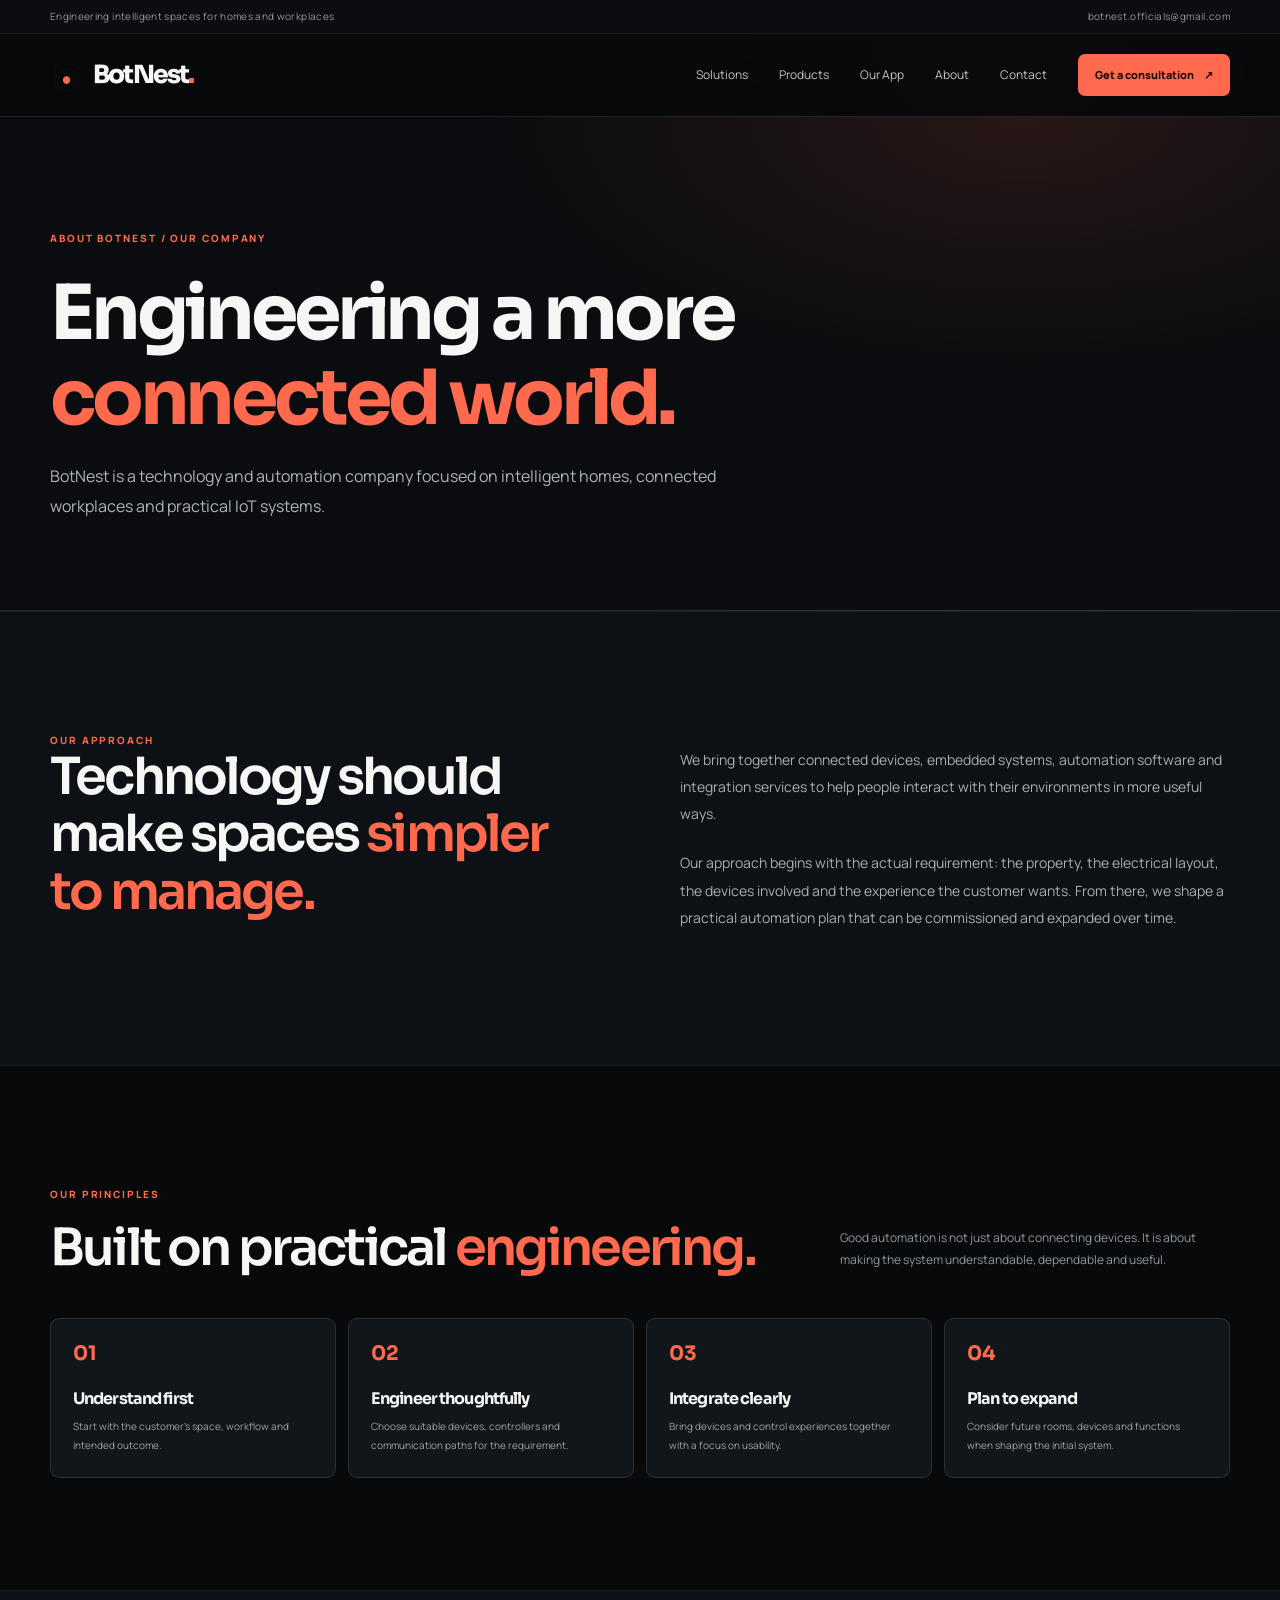
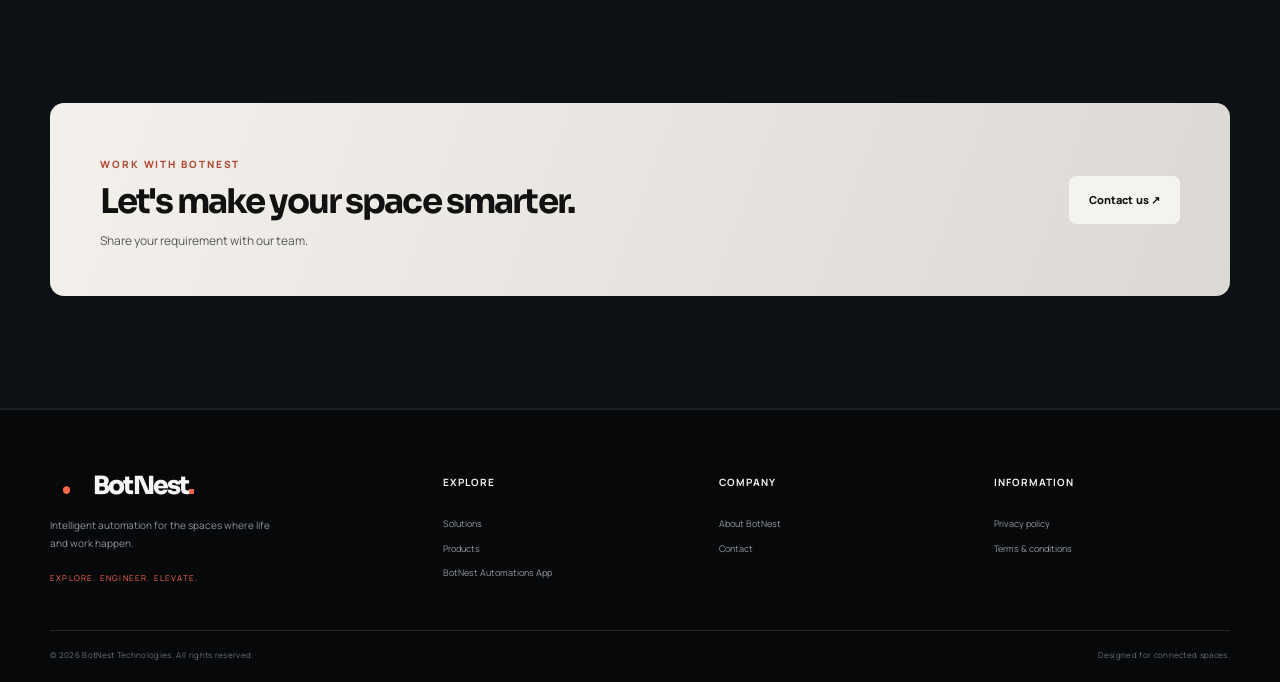
<file: about.html>
<!doctype html><html lang="en"><head><meta charset="utf-8"><meta name="viewport" content="width=device-width,initial-scale=1">
<title>About BotNest | Automation & IoT Company | BotNest</title><meta name="description" content="Learn about BotNest, a technology company focused on home automation, office automation and IoT systems."><meta name="theme-color" content="#08090b">
<link rel="preconnect" href="https://fonts.googleapis.com"><link rel="preconnect" href="https://fonts.gstatic.com" crossorigin>
<link href="https://fonts.googleapis.com/css2?family=Manrope:wght@400;500;600;700;800&family=Sora:wght@400;500;600;700;800&display=swap" rel="stylesheet">
<link rel="stylesheet" href="styles.css?v=20261122-fix2"><link rel="icon" href="favicon.svg" type="image/svg+xml"></head><body>
<div class="topline"><div class="wrap topline-inner"><span>Engineering intelligent spaces for homes and workplaces</span><a href="mailto:botnest.officials@gmail.com">botnest.officials@gmail.com</a></div></div>
<header class="header"><div class="wrap nav-wrap">
<a class="brand" href="index.html" aria-label="BotNest home"><img src="assets/botnest-symbol.png" alt="" class="brand-symbol"><span>BotNest<span class="brand-period">.</span></span></a>
<button class="menu-toggle" id="menuToggle" aria-label="Toggle navigation" aria-expanded="false"><i></i><i></i></button>
<nav class="nav" id="mainNav"><a href="solutions.html">Solutions</a><a href="products.html">Products</a><a href="app.html">Our App</a><a href="about.html">About</a><a href="contact.html">Contact</a><a class="nav-cta" href="contact.html">Get a consultation <b>↗</b></a></nav>
</div></header>
<main>
<section class="page-hero"><div class="wrap"><div class="section-kicker reveal">ABOUT BOTNEST / OUR COMPANY</div><h1 class="reveal">Engineering a more<br><em>connected world.</em></h1><p class="page-lead reveal">BotNest is a technology and automation company focused on intelligent homes, connected workplaces and practical IoT systems.</p></div></section>
<section class="section dark-section"><div class="wrap two-col"><div class="reveal"><div class="section-kicker">OUR APPROACH</div><h2>Technology should make spaces <em>simpler to manage.</em></h2></div><div class="reveal"><p class="body-copy">We bring together connected devices, embedded systems, automation software and integration services to help people interact with their environments in more useful ways.</p><p class="body-copy">Our approach begins with the actual requirement: the property, the electrical layout, the devices involved and the experience the customer wants. From there, we shape a practical automation plan that can be commissioned and expanded over time.</p></div></div></section>
<section class="section"><div class="wrap"><div class="section-head reveal"><div><div class="section-kicker">OUR PRINCIPLES</div><h2>Built on practical <em>engineering.</em></h2></div><p>Good automation is not just about connecting devices. It is about making the system understandable, dependable and useful.</p></div><div class="principle-grid"><article class="principle reveal"><b>01</b><h3>Understand first</h3><p>Start with the customer's space, workflow and intended outcome.</p></article><article class="principle reveal"><b>02</b><h3>Engineer thoughtfully</h3><p>Choose suitable devices, controllers and communication paths for the requirement.</p></article><article class="principle reveal"><b>03</b><h3>Integrate clearly</h3><p>Bring devices and control experiences together with a focus on usability.</p></article><article class="principle reveal"><b>04</b><h3>Plan to expand</h3><p>Consider future rooms, devices and functions when shaping the initial system.</p></article></div></div></section>
<section class="section dark-section"><div class="wrap cta-band reveal"><div><div class="section-kicker">WORK WITH BOTNEST</div><h2>Let's make your space smarter.</h2><p>Share your requirement with our team.</p></div><a class="button button-light" href="contact.html">Contact us ↗</a></div></section>
</main>
<footer class="footer"><div class="wrap footer-top">
<div class="footer-brand"><a class="brand" href="index.html"><img src="assets/botnest-symbol.png" class="brand-symbol" alt=""><span>BotNest<span class="brand-period">.</span></span></a><p>Intelligent automation for the spaces where life and work happen.</p><span class="tagline">Explore. Engineer. Elevate.</span></div>
<div><h4>Explore</h4><a href="solutions.html">Solutions</a><a href="products.html">Products</a><a href="app.html">BotNest Automations App</a></div>
<div><h4>Company</h4><a href="about.html">About BotNest</a><a href="contact.html">Contact</a></div>
<div><h4>Information</h4><a href="privacy-policy.html">Privacy policy</a><a href="terms-and-conditions.html">Terms &amp; conditions</a></div>
</div><div class="wrap footer-bottom"><span>© <span id="year"></span> BotNest Technologies. All rights reserved.</span><span>Designed for connected spaces.</span></div></footer>
<script src="corporate.js?v=20261122-fix2"></script>
</body></html>
</file>
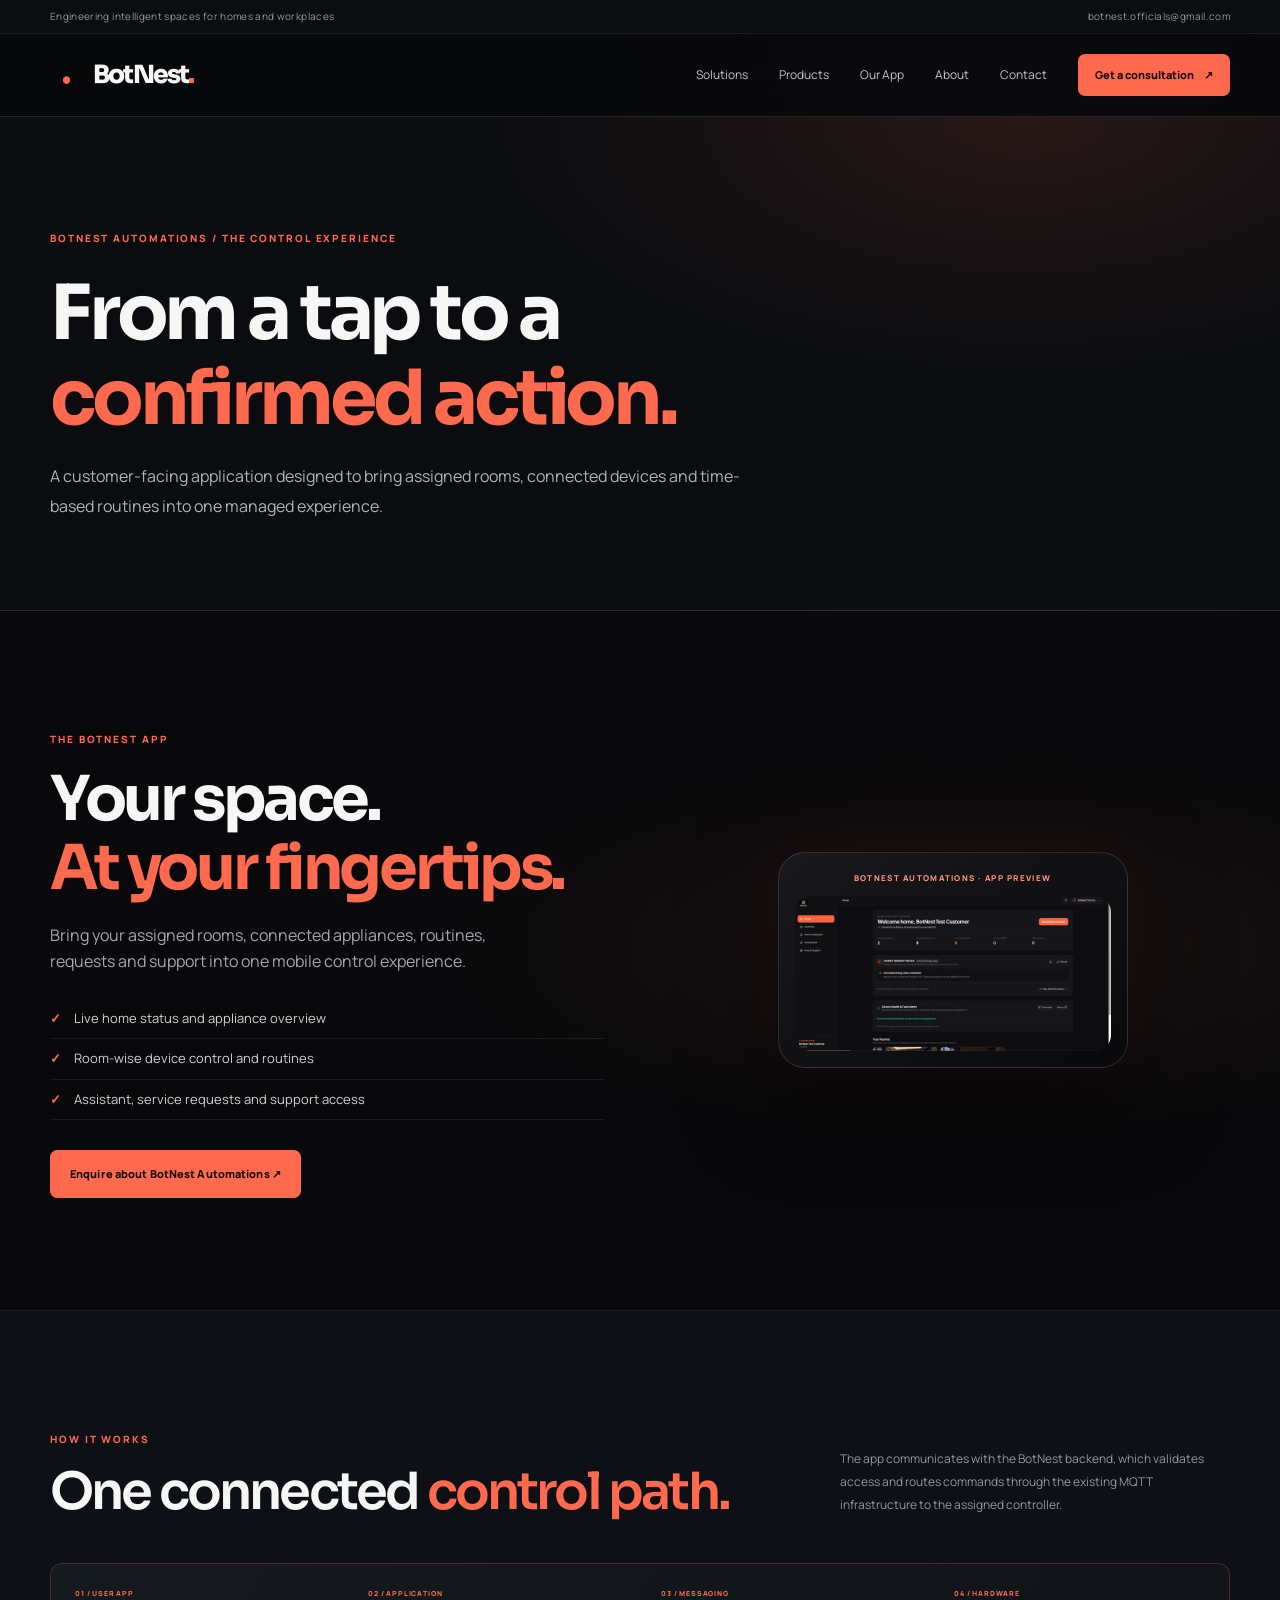
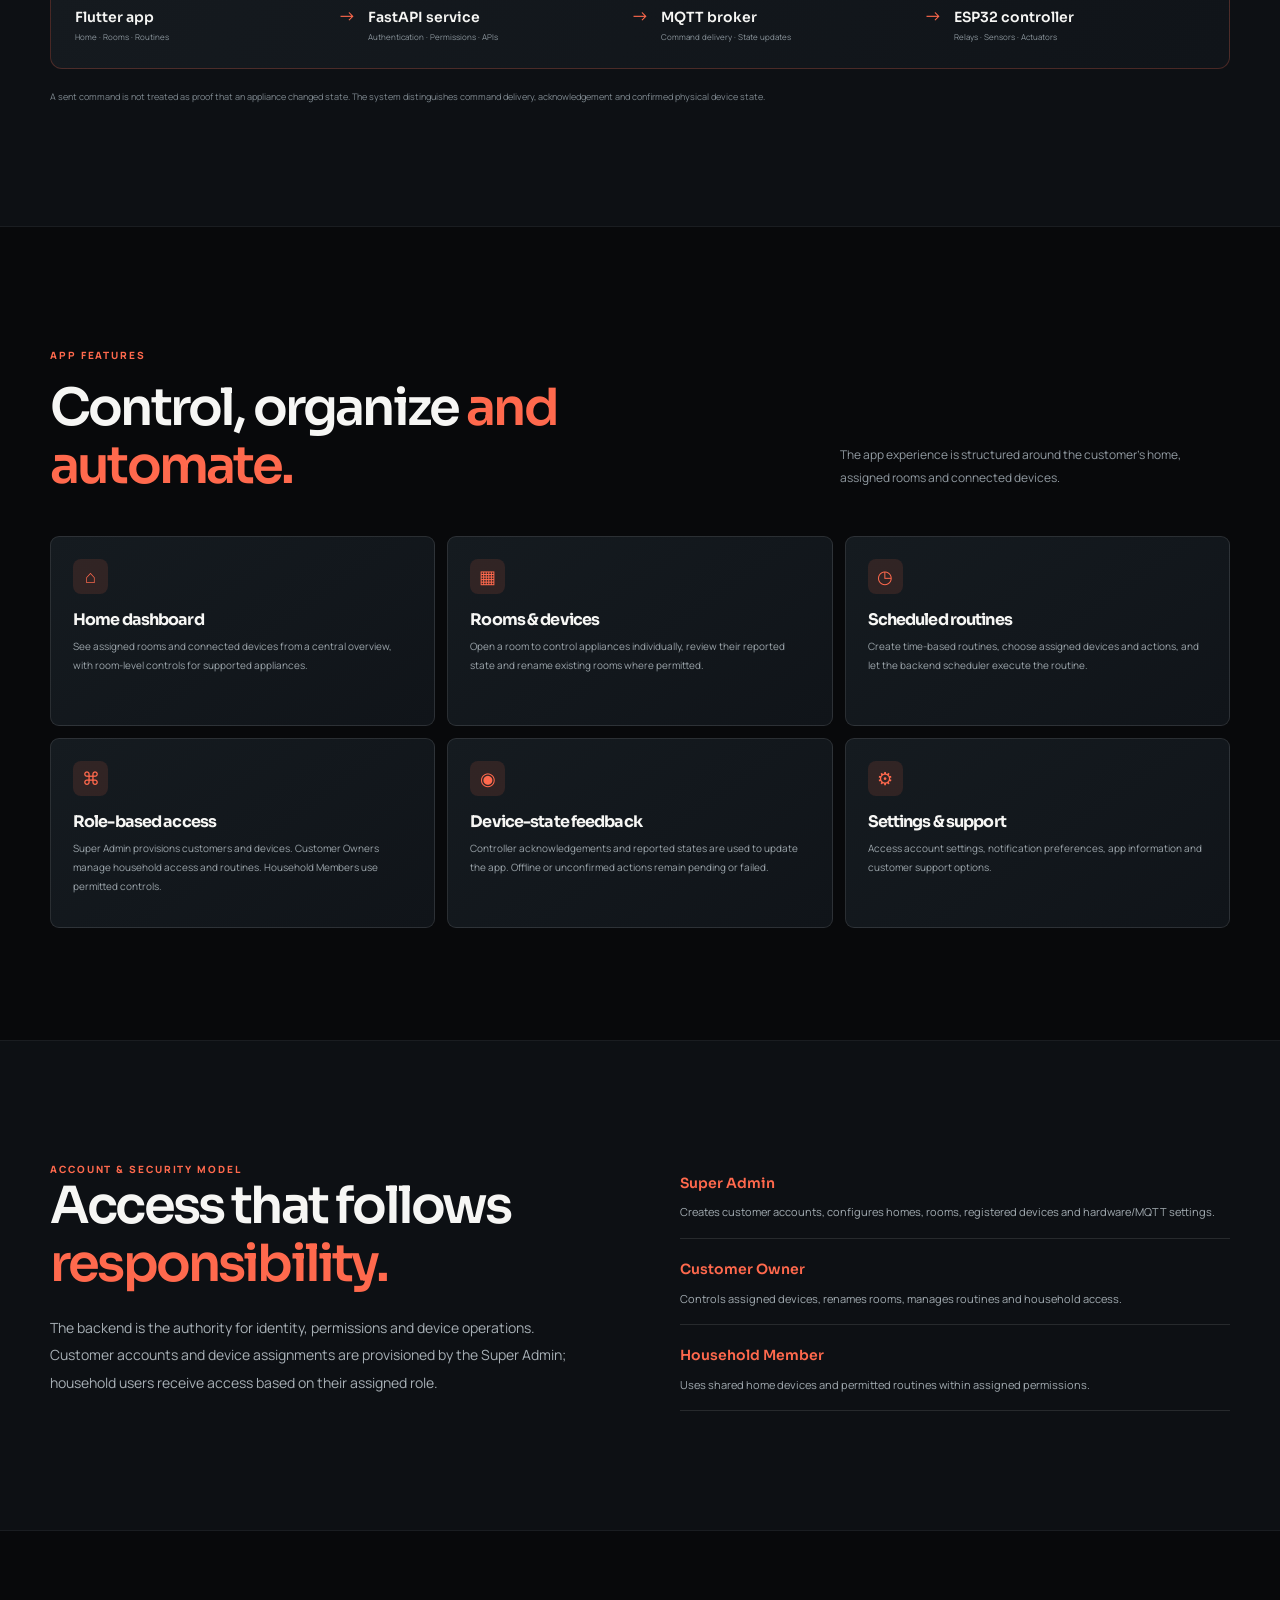
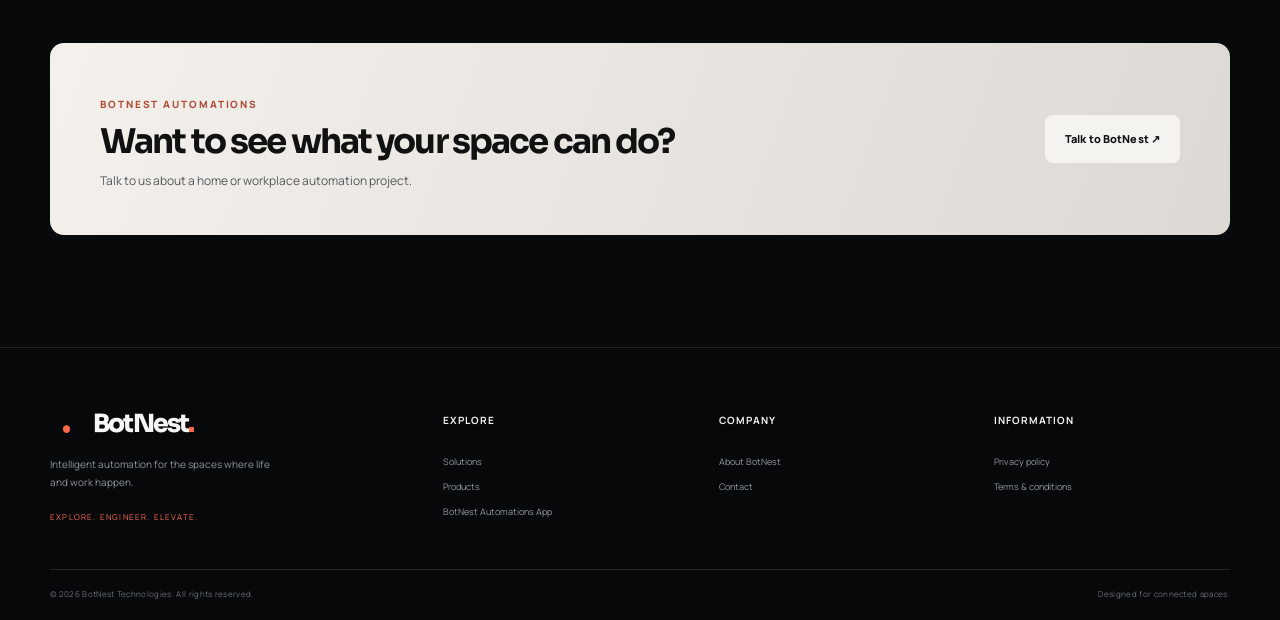
<file: app.html>
<!doctype html><html lang="en"><head><meta charset="utf-8"><meta name="viewport" content="width=device-width,initial-scale=1">
<title>BotNest Automations App | Features & How It Works | BotNest</title><meta name="description" content="Learn how the BotNest Automations app manages rooms, devices, routines, user permissions and ESP32 communication."><meta name="theme-color" content="#08090b">
<link rel="preconnect" href="https://fonts.googleapis.com"><link rel="preconnect" href="https://fonts.gstatic.com" crossorigin>
<link href="https://fonts.googleapis.com/css2?family=Manrope:wght@400;500;600;700;800&family=Sora:wght@400;500;600;700;800&display=swap" rel="stylesheet">
<link rel="stylesheet" href="styles.css?v=20261122-fix2"><link rel="icon" href="favicon.svg" type="image/svg+xml"></head><body>
<div class="topline"><div class="wrap topline-inner"><span>Engineering intelligent spaces for homes and workplaces</span><a href="mailto:botnest.officials@gmail.com">botnest.officials@gmail.com</a></div></div>
<header class="header"><div class="wrap nav-wrap">
<a class="brand" href="index.html" aria-label="BotNest home"><img src="assets/botnest-symbol.png" alt="" class="brand-symbol"><span>BotNest<span class="brand-period">.</span></span></a>
<button class="menu-toggle" id="menuToggle" aria-label="Toggle navigation" aria-expanded="false"><i></i><i></i></button>
<nav class="nav" id="mainNav"><a href="solutions.html">Solutions</a><a href="products.html">Products</a><a href="app.html">Our App</a><a href="about.html">About</a><a href="contact.html">Contact</a><a class="nav-cta" href="contact.html">Get a consultation <b>↗</b></a></nav>
</div></header>
<main>
<section class="page-hero"><div class="wrap"><div class="section-kicker reveal">BOTNEST AUTOMATIONS / THE CONTROL EXPERIENCE</div><h1 class="reveal">From a tap to a<br><em>confirmed action.</em></h1><p class="page-lead reveal">A customer-facing application designed to bring assigned rooms, connected devices and time-based routines into one managed experience.</p></div></section>
<section class="section app-showcase-section"><div class="wrap app-showcase-grid">
<div class="app-showcase-copy reveal"><div class="section-kicker">THE BOTNEST APP</div><h2>Your space.<br><em>At your fingertips.</em></h2><p>Bring your assigned rooms, connected appliances, routines, requests and support into one mobile control experience.</p><ul class="app-feature-points"><li>Live home status and appliance overview</li><li>Room-wise device control and routines</li><li>Assistant, service requests and support access</li></ul><a class="button button-primary" href="contact.html">Enquire about BotNest Automations ↗</a></div>
<div class="app-showcase-device reveal reveal-delay"><div class="app-showcase-label">BOTNEST AUTOMATIONS · APP PREVIEW</div><img src="assets/botnest-app-dashboard.png" alt="Actual BotNest Automations app dashboard preview"></div>
</div></section>
<section class="section dark-section"><div class="wrap"><div class="section-head reveal"><div><div class="section-kicker">HOW IT WORKS</div><h2>One connected <em>control path.</em></h2></div><p>The app communicates with the BotNest backend, which validates access and routes commands through the existing MQTT infrastructure to the assigned controller.</p></div>
<div class="flow-track reveal"><div class="flow-step"><small>01 / USER APP</small><b>Flutter app</b><span>Home · Rooms · Routines</span></div><i>→</i><div class="flow-step"><small>02 / APPLICATION</small><b>FastAPI service</b><span>Authentication · Permissions · APIs</span></div><i>→</i><div class="flow-step"><small>03 / MESSAGING</small><b>MQTT broker</b><span>Command delivery · State updates</span></div><i>→</i><div class="flow-step"><small>04 / HARDWARE</small><b>ESP32 controller</b><span>Relays · Sensors · Actuators</span></div></div>
<p class="micro-note">A sent command is not treated as proof that an appliance changed state. The system distinguishes command delivery, acknowledgement and confirmed physical device state.</p></div></section>
<section class="section"><div class="wrap"><div class="section-head reveal"><div><div class="section-kicker">APP FEATURES</div><h2>Control, organize <em>and automate.</em></h2></div><p>The app experience is structured around the customer's home, assigned rooms and connected devices.</p></div>
<div class="app-feature-grid">
<article class="app-feature reveal"><span>⌂</span><h3>Home dashboard</h3><p>See assigned rooms and connected devices from a central overview, with room-level controls for supported appliances.</p></article>
<article class="app-feature reveal"><span>▦</span><h3>Rooms &amp; devices</h3><p>Open a room to control appliances individually, review their reported state and rename existing rooms where permitted.</p></article>
<article class="app-feature reveal"><span>◷</span><h3>Scheduled routines</h3><p>Create time-based routines, choose assigned devices and actions, and let the backend scheduler execute the routine.</p></article>
<article class="app-feature reveal"><span>⌘</span><h3>Role-based access</h3><p>Super Admin provisions customers and devices. Customer Owners manage household access and routines. Household Members use permitted controls.</p></article>
<article class="app-feature reveal"><span>◉</span><h3>Device-state feedback</h3><p>Controller acknowledgements and reported states are used to update the app. Offline or unconfirmed actions remain pending or failed.</p></article>
<article class="app-feature reveal"><span>⚙</span><h3>Settings &amp; support</h3><p>Access account settings, notification preferences, app information and customer support options.</p></article>
</div></div></section>
<section class="section dark-section"><div class="wrap two-col"><div class="reveal"><div class="section-kicker">ACCOUNT &amp; SECURITY MODEL</div><h2>Access that follows <em>responsibility.</em></h2><p class="body-copy">The backend is the authority for identity, permissions and device operations. Customer accounts and device assignments are provisioned by the Super Admin; household users receive access based on their assigned role.</p></div><div class="role-list reveal"><div><b>Super Admin</b><p>Creates customer accounts, configures homes, rooms, registered devices and hardware/MQTT settings.</p></div><div><b>Customer Owner</b><p>Controls assigned devices, renames rooms, manages routines and household access.</p></div><div><b>Household Member</b><p>Uses shared home devices and permitted routines within assigned permissions.</p></div></div></div></section>
<section class="section"><div class="wrap cta-band reveal"><div><div class="section-kicker">BOTNEST AUTOMATIONS</div><h2>Want to see what your space can do?</h2><p>Talk to us about a home or workplace automation project.</p></div><a class="button button-light" href="contact.html">Talk to BotNest ↗</a></div></section>
</main>
<footer class="footer"><div class="wrap footer-top">
<div class="footer-brand"><a class="brand" href="index.html"><img src="assets/botnest-symbol.png" class="brand-symbol" alt=""><span>BotNest<span class="brand-period">.</span></span></a><p>Intelligent automation for the spaces where life and work happen.</p><span class="tagline">Explore. Engineer. Elevate.</span></div>
<div><h4>Explore</h4><a href="solutions.html">Solutions</a><a href="products.html">Products</a><a href="app.html">BotNest Automations App</a></div>
<div><h4>Company</h4><a href="about.html">About BotNest</a><a href="contact.html">Contact</a></div>
<div><h4>Information</h4><a href="privacy-policy.html">Privacy policy</a><a href="terms-and-conditions.html">Terms &amp; conditions</a></div>
</div><div class="wrap footer-bottom"><span>© <span id="year"></span> BotNest Technologies. All rights reserved.</span><span>Designed for connected spaces.</span></div></footer>
<script src="corporate.js?v=20261122-fix2"></script>
</body></html>
</file>
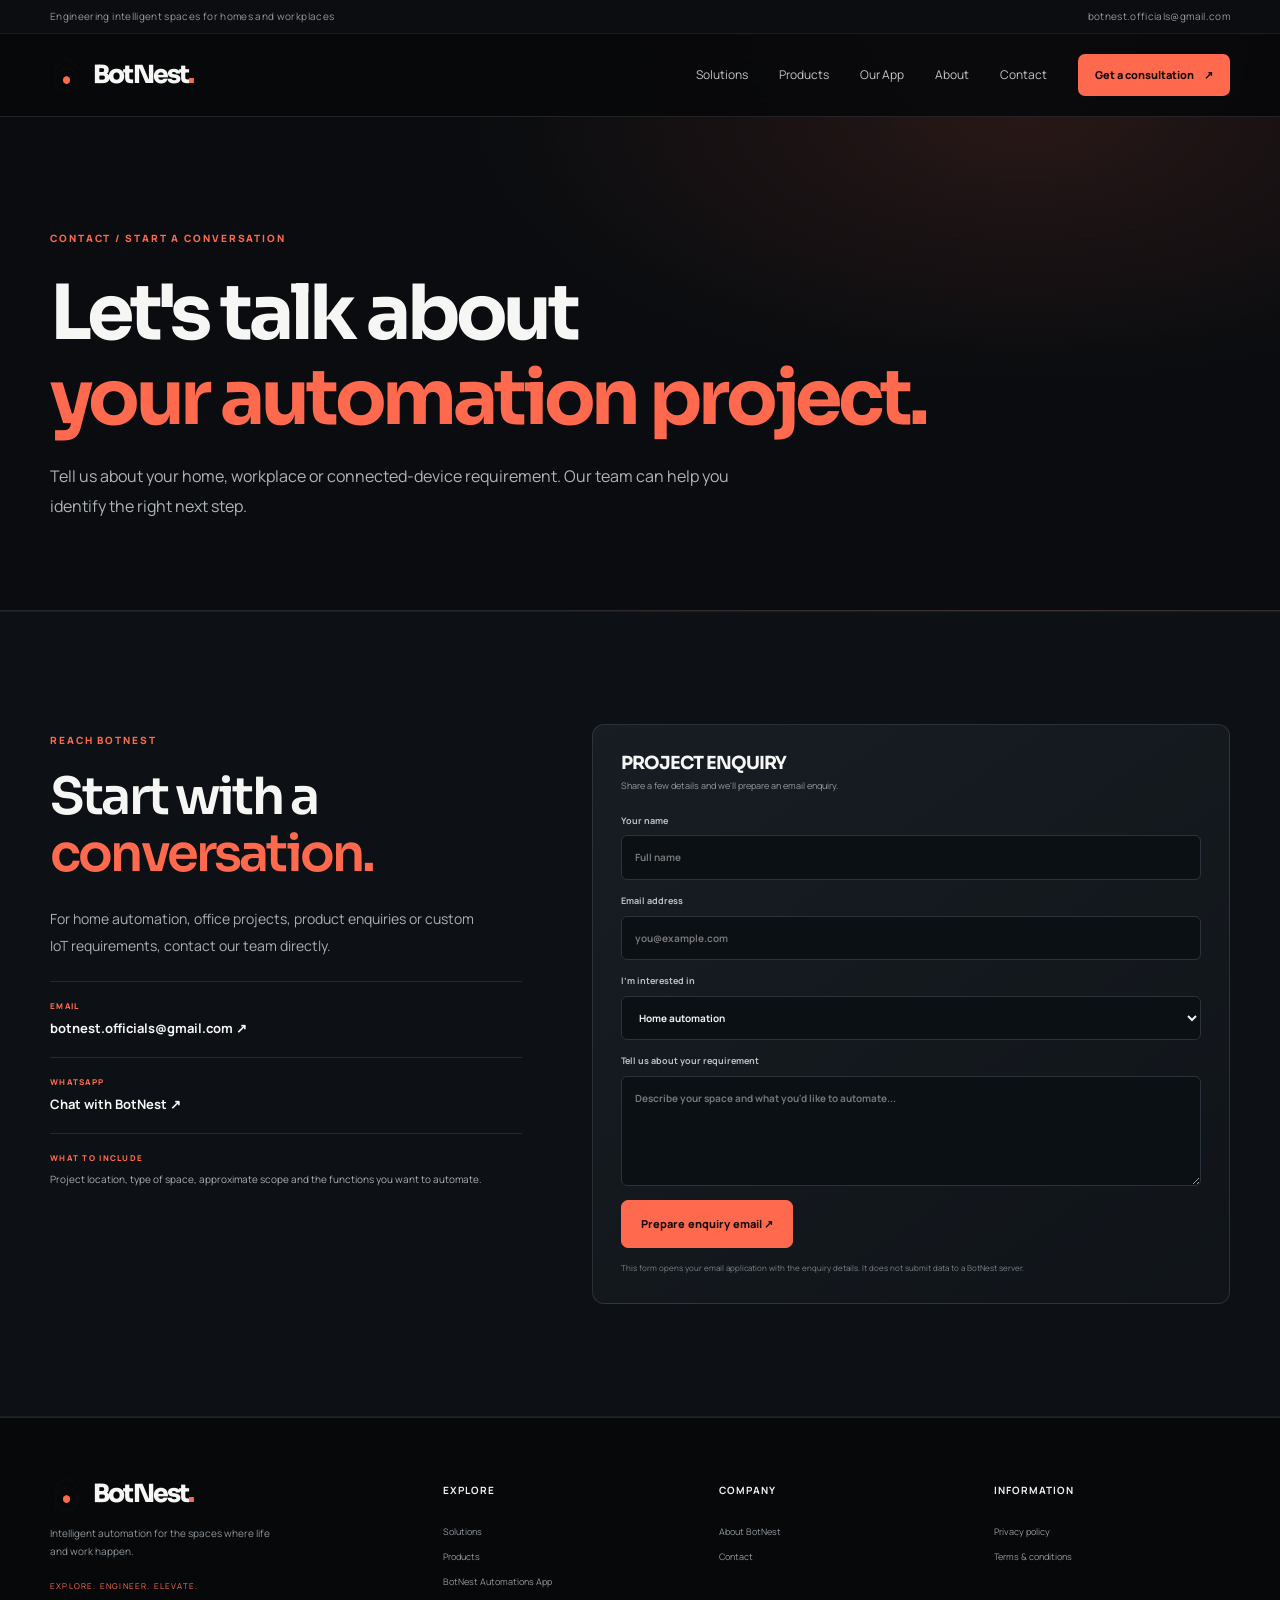
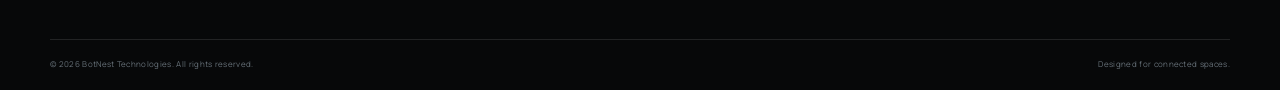
<file: contact.html>
<!doctype html><html lang="en"><head><meta charset="utf-8"><meta name="viewport" content="width=device-width,initial-scale=1">
<title>Contact BotNest | Project Enquiries | BotNest</title><meta name="description" content="Contact BotNest for home automation, office automation, product enquiries and custom IoT projects."><meta name="theme-color" content="#08090b">
<link rel="preconnect" href="https://fonts.googleapis.com"><link rel="preconnect" href="https://fonts.gstatic.com" crossorigin>
<link href="https://fonts.googleapis.com/css2?family=Manrope:wght@400;500;600;700;800&family=Sora:wght@400;500;600;700;800&display=swap" rel="stylesheet">
<link rel="stylesheet" href="styles.css?v=20261122-fix2"><link rel="icon" href="favicon.svg" type="image/svg+xml"></head><body>
<div class="topline"><div class="wrap topline-inner"><span>Engineering intelligent spaces for homes and workplaces</span><a href="mailto:botnest.officials@gmail.com">botnest.officials@gmail.com</a></div></div>
<header class="header"><div class="wrap nav-wrap">
<a class="brand" href="index.html" aria-label="BotNest home"><img src="assets/botnest-symbol.png" alt="" class="brand-symbol"><span>BotNest<span class="brand-period">.</span></span></a>
<button class="menu-toggle" id="menuToggle" aria-label="Toggle navigation" aria-expanded="false"><i></i><i></i></button>
<nav class="nav" id="mainNav"><a href="solutions.html">Solutions</a><a href="products.html">Products</a><a href="app.html">Our App</a><a href="about.html">About</a><a href="contact.html">Contact</a><a class="nav-cta" href="contact.html">Get a consultation <b>↗</b></a></nav>
</div></header>
<main>
<section class="page-hero"><div class="wrap"><div class="section-kicker reveal">CONTACT / START A CONVERSATION</div><h1 class="reveal">Let's talk about<br><em>your automation project.</em></h1><p class="page-lead reveal">Tell us about your home, workplace or connected-device requirement. Our team can help you identify the right next step.</p></div></section>
<section class="section dark-section"><div class="wrap contact-layout"><div class="contact-copy reveal"><div class="section-kicker">REACH BOTNEST</div><h2>Start with a <em>conversation.</em></h2><p>For home automation, office projects, product enquiries or custom IoT requirements, contact our team directly.</p><div class="contact-method"><small>EMAIL</small><a href="mailto:botnest.officials@gmail.com">botnest.officials@gmail.com ↗</a></div><div class="contact-method"><small>WHATSAPP</small><a href="https://wa.me/918939129382" target="_blank" rel="noopener">Chat with BotNest ↗</a></div><div class="contact-method"><small>WHAT TO INCLUDE</small><p>Project location, type of space, approximate scope and the functions you want to automate.</p></div></div>
<form class="enquiry-form reveal" id="enquiry"><div class="form-heading"><h3>PROJECT ENQUIRY</h3><p>Share a few details and we'll prepare an email enquiry.</p></div><label>Your name<input name="name" required placeholder="Full name"></label><label>Email address<input type="email" name="email" required placeholder="you@example.com"></label><label>I'm interested in<select name="interest" id="interest"><option>Home automation</option><option>Office automation</option><option>Commercial automation</option><option>IoT product development</option><option>Product enquiry</option><option>Builder / bulk project</option><option>Other</option></select></label><label>Tell us about your requirement<textarea name="message" rows="5" required placeholder="Describe your space and what you'd like to automate..."></textarea></label><button class="button button-primary" type="submit">Prepare enquiry email ↗</button><small class="form-disclaimer">This form opens your email application with the enquiry details. It does not submit data to a BotNest server.</small></form></div></section>
</main>
<footer class="footer"><div class="wrap footer-top">
<div class="footer-brand"><a class="brand" href="index.html"><img src="assets/botnest-symbol.png" class="brand-symbol" alt=""><span>BotNest<span class="brand-period">.</span></span></a><p>Intelligent automation for the spaces where life and work happen.</p><span class="tagline">Explore. Engineer. Elevate.</span></div>
<div><h4>Explore</h4><a href="solutions.html">Solutions</a><a href="products.html">Products</a><a href="app.html">BotNest Automations App</a></div>
<div><h4>Company</h4><a href="about.html">About BotNest</a><a href="contact.html">Contact</a></div>
<div><h4>Information</h4><a href="privacy-policy.html">Privacy policy</a><a href="terms-and-conditions.html">Terms &amp; conditions</a></div>
</div><div class="wrap footer-bottom"><span>© <span id="year"></span> BotNest Technologies. All rights reserved.</span><span>Designed for connected spaces.</span></div></footer>
<script src="corporate.js?v=20261122-fix2"></script>
</body></html>
</file>
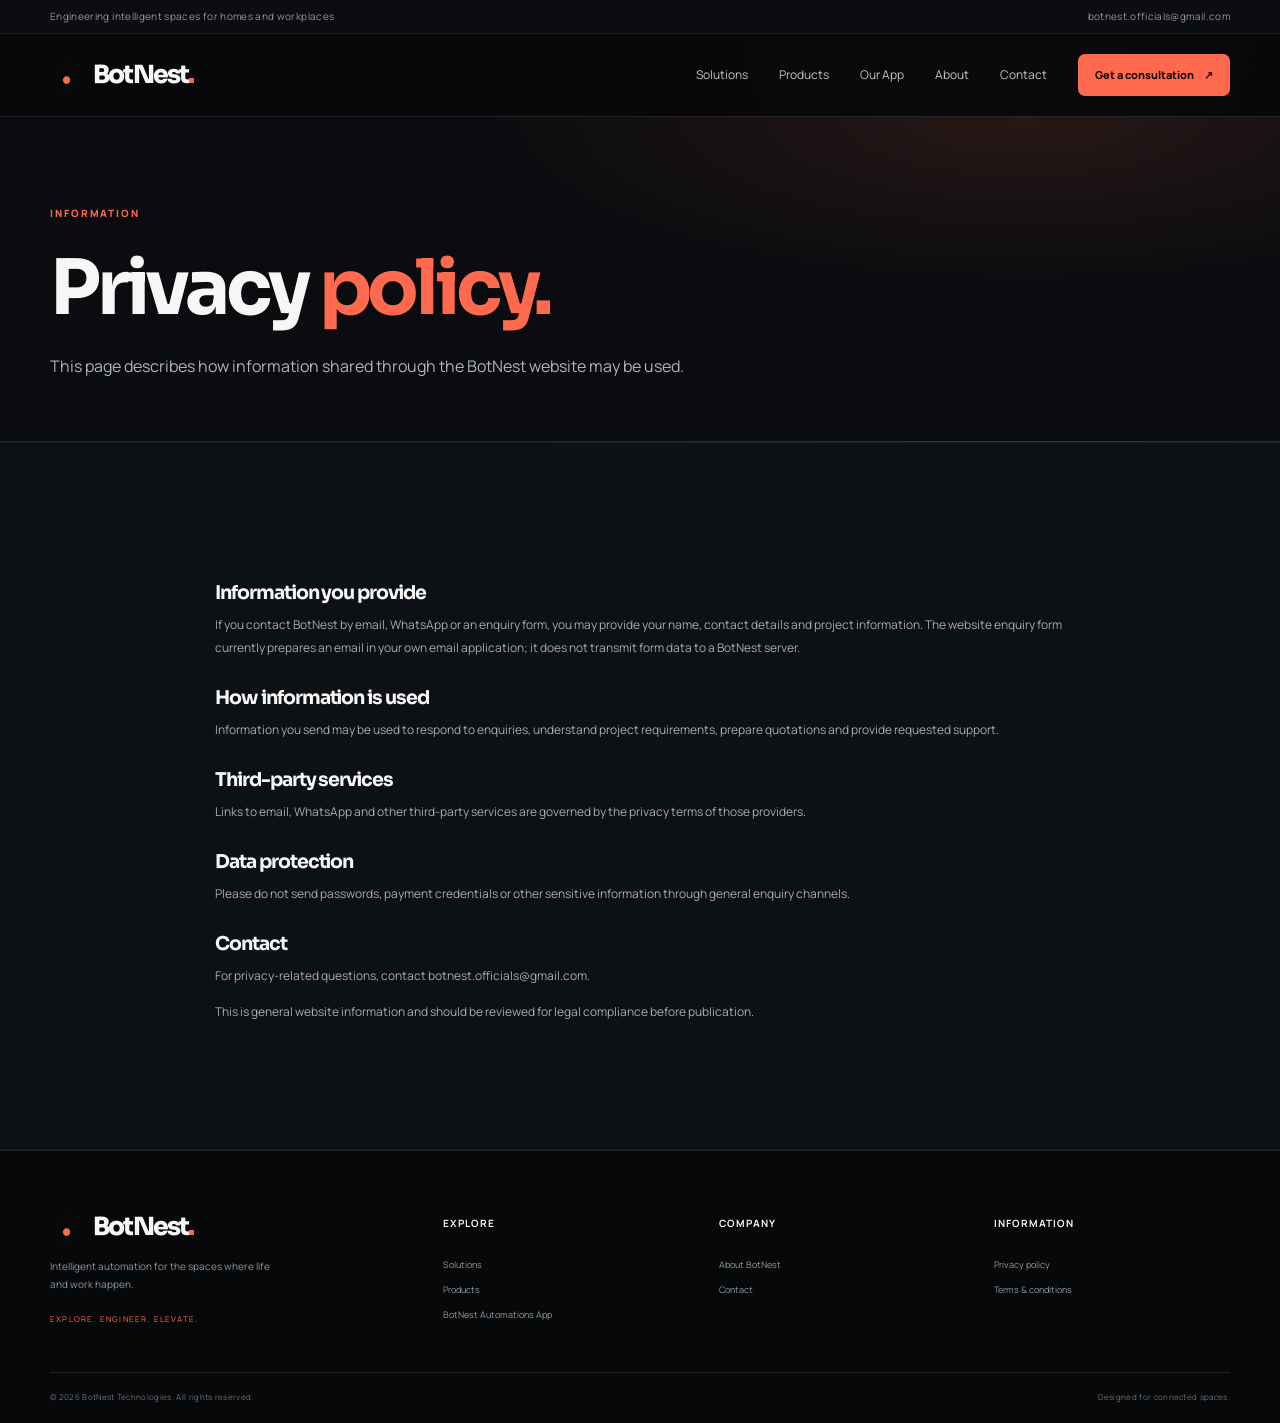
<file: privacy-policy.html>
<!doctype html><html lang="en"><head><meta charset="utf-8"><meta name="viewport" content="width=device-width,initial-scale=1">
<title>Privacy Policy | BotNest</title><meta name="description" content="BotNest website privacy information."><meta name="theme-color" content="#08090b">
<link rel="preconnect" href="https://fonts.googleapis.com"><link rel="preconnect" href="https://fonts.gstatic.com" crossorigin>
<link href="https://fonts.googleapis.com/css2?family=Manrope:wght@400;500;600;700;800&family=Sora:wght@400;500;600;700;800&display=swap" rel="stylesheet">
<link rel="stylesheet" href="styles.css?v=20261122-fix2"><link rel="icon" href="favicon.svg" type="image/svg+xml"></head><body>
<div class="topline"><div class="wrap topline-inner"><span>Engineering intelligent spaces for homes and workplaces</span><a href="mailto:botnest.officials@gmail.com">botnest.officials@gmail.com</a></div></div>
<header class="header"><div class="wrap nav-wrap">
<a class="brand" href="index.html" aria-label="BotNest home"><img src="assets/botnest-symbol.png" alt="" class="brand-symbol"><span>BotNest<span class="brand-period">.</span></span></a>
<button class="menu-toggle" id="menuToggle" aria-label="Toggle navigation" aria-expanded="false"><i></i><i></i></button>
<nav class="nav" id="mainNav"><a href="solutions.html">Solutions</a><a href="products.html">Products</a><a href="app.html">Our App</a><a href="about.html">About</a><a href="contact.html">Contact</a><a class="nav-cta" href="contact.html">Get a consultation <b>↗</b></a></nav>
</div></header>
<main><section class="page-hero compact"><div class="wrap"><div class="section-kicker">INFORMATION</div><h1>Privacy <em>policy.</em></h1><p class="page-lead">This page describes how information shared through the BotNest website may be used.</p></div></section><section class="section dark-section"><div class="wrap legal-copy"><h2>Information you provide</h2><p>If you contact BotNest by email, WhatsApp or an enquiry form, you may provide your name, contact details and project information. The website enquiry form currently prepares an email in your own email application; it does not transmit form data to a BotNest server.</p><h2>How information is used</h2><p>Information you send may be used to respond to enquiries, understand project requirements, prepare quotations and provide requested support.</p><h2>Third-party services</h2><p>Links to email, WhatsApp and other third-party services are governed by the privacy terms of those providers.</p><h2>Data protection</h2><p>Please do not send passwords, payment credentials or other sensitive information through general enquiry channels.</p><h2>Contact</h2><p>For privacy-related questions, contact botnest.officials@gmail.com.</p><p class="micro-note">This is general website information and should be reviewed for legal compliance before publication.</p></div></section></main>
<footer class="footer"><div class="wrap footer-top">
<div class="footer-brand"><a class="brand" href="index.html"><img src="assets/botnest-symbol.png" class="brand-symbol" alt=""><span>BotNest<span class="brand-period">.</span></span></a><p>Intelligent automation for the spaces where life and work happen.</p><span class="tagline">Explore. Engineer. Elevate.</span></div>
<div><h4>Explore</h4><a href="solutions.html">Solutions</a><a href="products.html">Products</a><a href="app.html">BotNest Automations App</a></div>
<div><h4>Company</h4><a href="about.html">About BotNest</a><a href="contact.html">Contact</a></div>
<div><h4>Information</h4><a href="privacy-policy.html">Privacy policy</a><a href="terms-and-conditions.html">Terms &amp; conditions</a></div>
</div><div class="wrap footer-bottom"><span>© <span id="year"></span> BotNest Technologies. All rights reserved.</span><span>Designed for connected spaces.</span></div></footer>
<script src="corporate.js?v=20261122-fix2"></script>
</body></html>
</file>
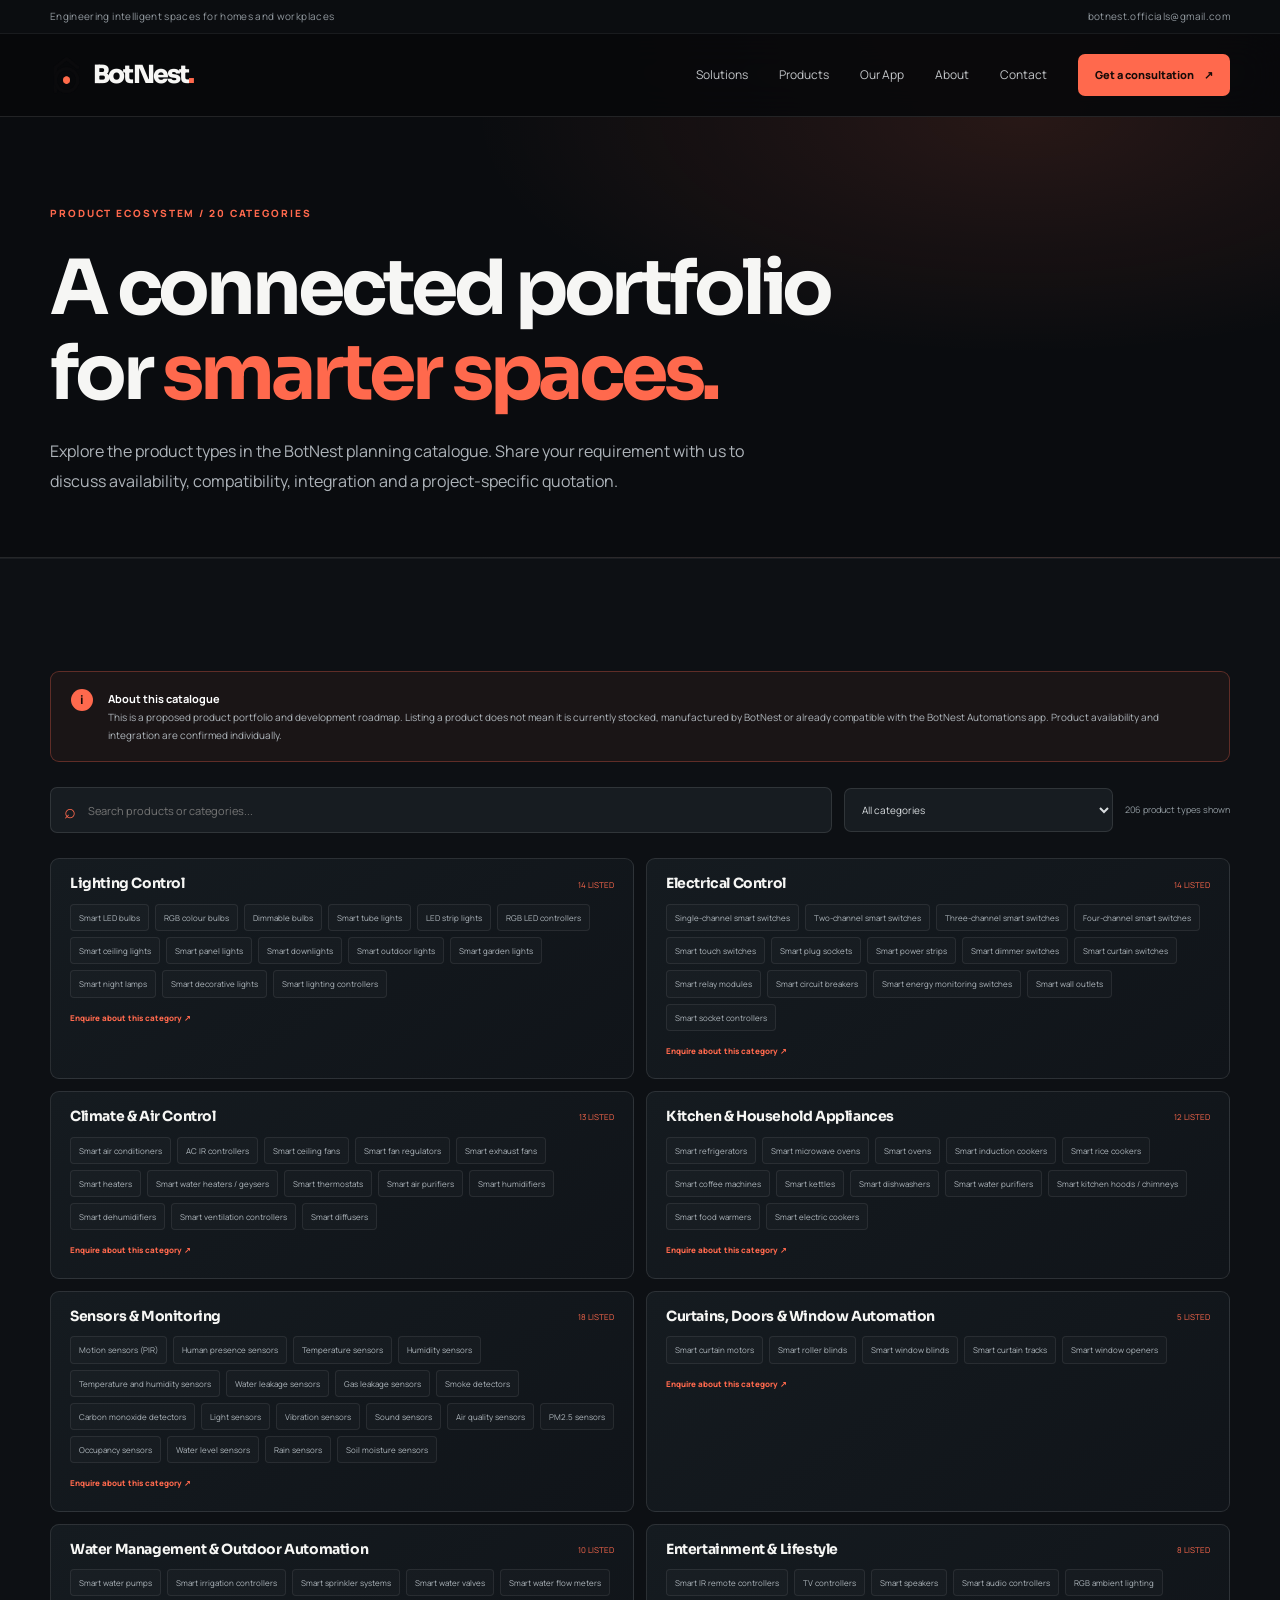
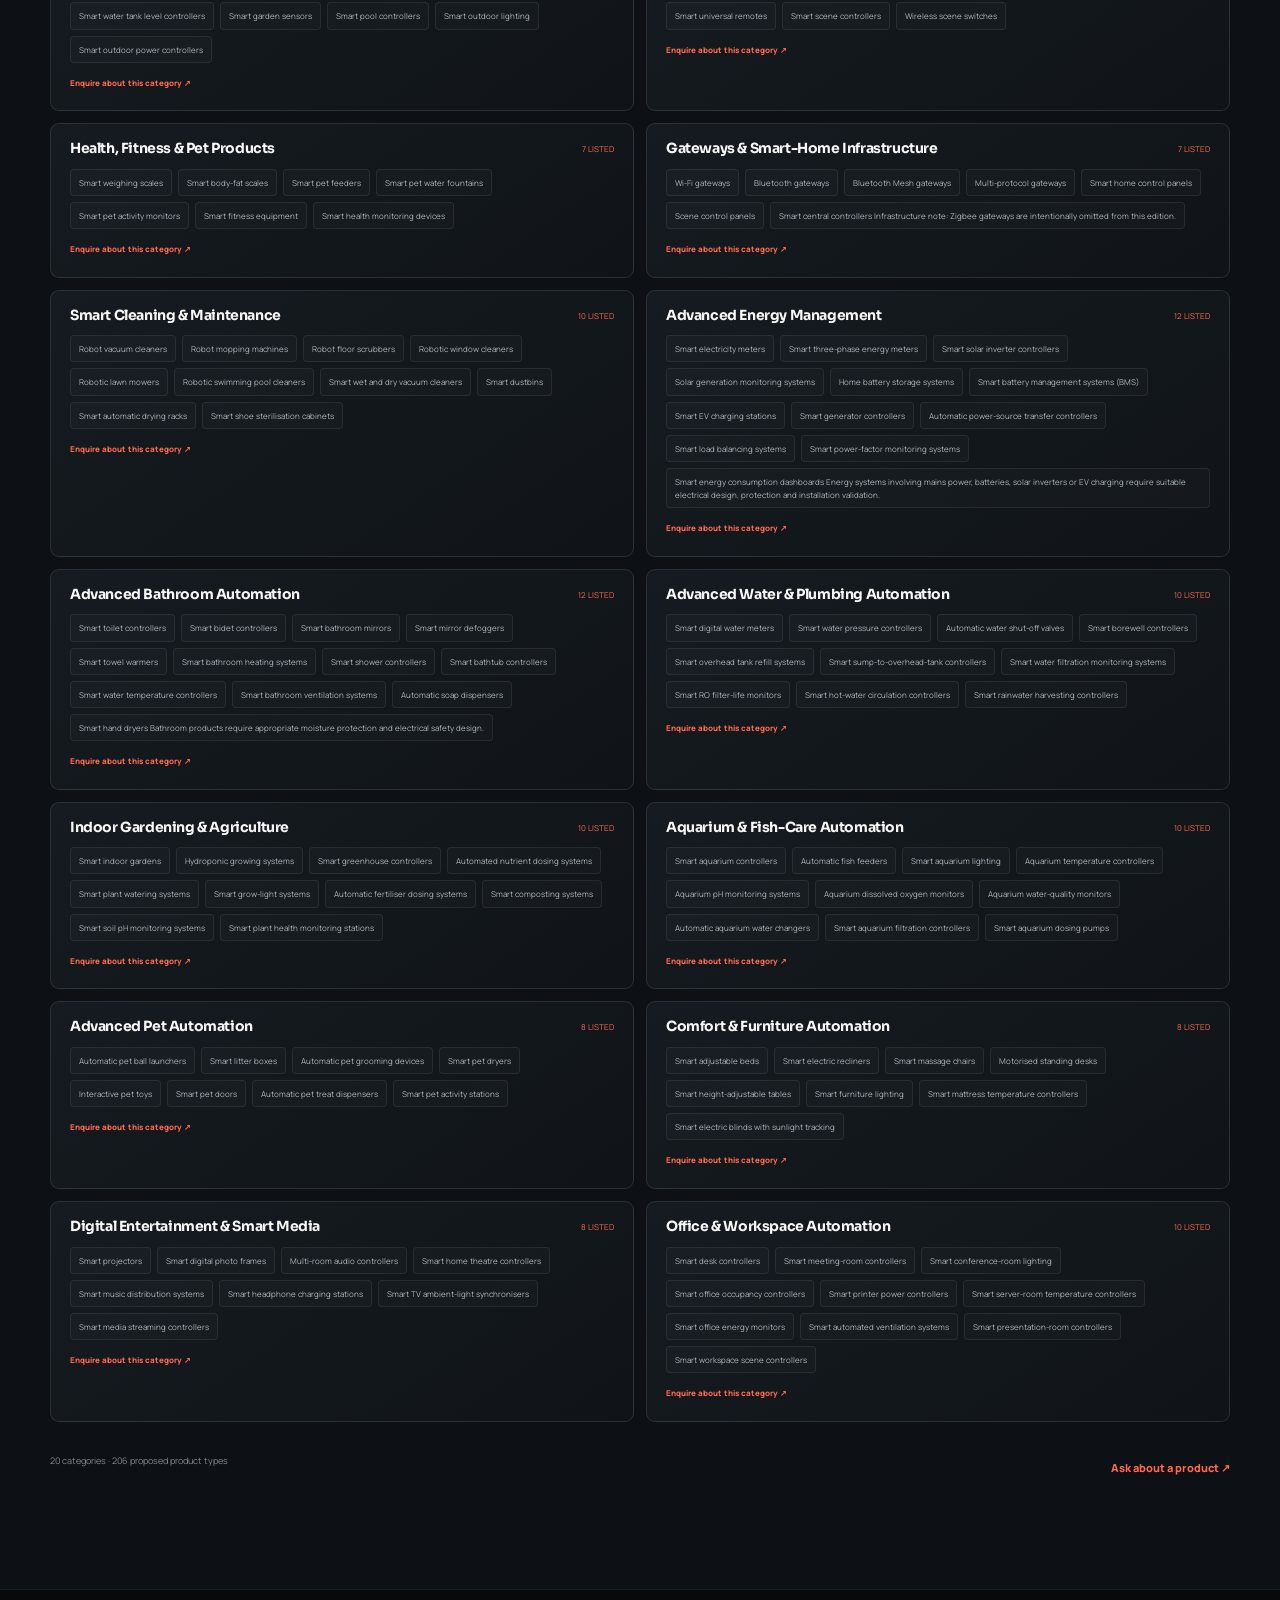
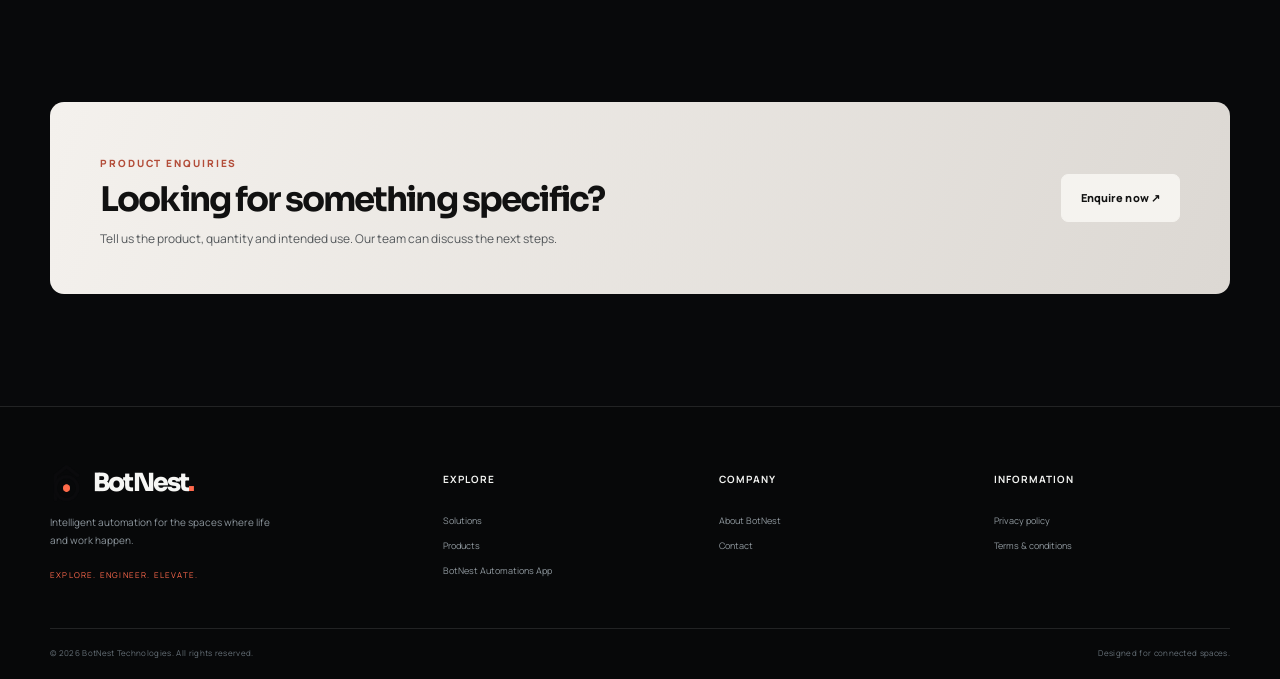
<file: products.html>
<!doctype html><html lang="en"><head><meta charset="utf-8"><meta name="viewport" content="width=device-width,initial-scale=1">
<title>Products & Connected Device Portfolio | BotNest</title><meta name="description" content="Browse the BotNest proposed smart home, office automation and IoT product portfolio. Enquire for availability and quotations."><meta name="theme-color" content="#08090b">
<link rel="preconnect" href="https://fonts.googleapis.com"><link rel="preconnect" href="https://fonts.gstatic.com" crossorigin>
<link href="https://fonts.googleapis.com/css2?family=Manrope:wght@400;500;600;700;800&family=Sora:wght@400;500;600;700;800&display=swap" rel="stylesheet">
<link rel="stylesheet" href="styles.css?v=20261122-fix2"><link rel="icon" href="favicon.svg" type="image/svg+xml"><script defer src="products-data.js?v=20261122-fix2"></script><script defer src="products.js?v=20261122-fix2"></script></head><body>
<div class="topline"><div class="wrap topline-inner"><span>Engineering intelligent spaces for homes and workplaces</span><a href="mailto:botnest.officials@gmail.com">botnest.officials@gmail.com</a></div></div>
<header class="header"><div class="wrap nav-wrap">
<a class="brand" href="index.html" aria-label="BotNest home"><img src="assets/botnest-symbol.png" alt="" class="brand-symbol"><span>BotNest<span class="brand-period">.</span></span></a>
<button class="menu-toggle" id="menuToggle" aria-label="Toggle navigation" aria-expanded="false"><i></i><i></i></button>
<nav class="nav" id="mainNav"><a href="solutions.html">Solutions</a><a href="products.html">Products</a><a href="app.html">Our App</a><a href="about.html">About</a><a href="contact.html">Contact</a><a class="nav-cta" href="contact.html">Get a consultation <b>↗</b></a></nav>
</div></header>
<main>
<section class="page-hero compact"><div class="wrap"><div class="section-kicker reveal">PRODUCT ECOSYSTEM / 20 CATEGORIES</div><h1 class="reveal">A connected portfolio<br>for <em>smarter spaces.</em></h1><p class="page-lead reveal">Explore the product types in the BotNest planning catalogue. Share your requirement with us to discuss availability, compatibility, integration and a project-specific quotation.</p></div></section>
<section class="section dark-section"><div class="wrap"><div class="catalogue-note reveal"><div class="note-mark">i</div><p><strong>About this catalogue</strong><br>This is a proposed product portfolio and development roadmap. Listing a product does not mean it is currently stocked, manufactured by BotNest or already compatible with the BotNest Automations app. Product availability and integration are confirmed individually.</p></div>
<div class="catalogue-toolbar reveal"><div class="search-box"><span>⌕</span><input id="productSearch" type="search" placeholder="Search products or categories..." aria-label="Search products"></div><select id="categoryFilter" aria-label="Filter by category"><option value="all">All categories</option></select><span class="result-count" id="resultCount">206 product types</span></div><div id="productCatalogue" class="catalogue-grid"></div>
<div class="catalogue-foot"><span>20 categories · 206 proposed product types</span><a class="text-link" href="contact.html?interest=Product%20enquiry">Ask about a product ↗</a></div></div></section>
<section class="section"><div class="wrap cta-band reveal"><div><div class="section-kicker">PRODUCT ENQUIRIES</div><h2>Looking for something specific?</h2><p>Tell us the product, quantity and intended use. Our team can discuss the next steps.</p></div><a class="button button-light" href="contact.html?interest=Product%20enquiry">Enquire now ↗</a></div></section>
</main>
<footer class="footer"><div class="wrap footer-top">
<div class="footer-brand"><a class="brand" href="index.html"><img src="assets/botnest-symbol.png" class="brand-symbol" alt=""><span>BotNest<span class="brand-period">.</span></span></a><p>Intelligent automation for the spaces where life and work happen.</p><span class="tagline">Explore. Engineer. Elevate.</span></div>
<div><h4>Explore</h4><a href="solutions.html">Solutions</a><a href="products.html">Products</a><a href="app.html">BotNest Automations App</a></div>
<div><h4>Company</h4><a href="about.html">About BotNest</a><a href="contact.html">Contact</a></div>
<div><h4>Information</h4><a href="privacy-policy.html">Privacy policy</a><a href="terms-and-conditions.html">Terms &amp; conditions</a></div>
</div><div class="wrap footer-bottom"><span>© <span id="year"></span> BotNest Technologies. All rights reserved.</span><span>Designed for connected spaces.</span></div></footer>
<script src="corporate.js?v=20261122-fix2"></script>
</body></html>
</file>
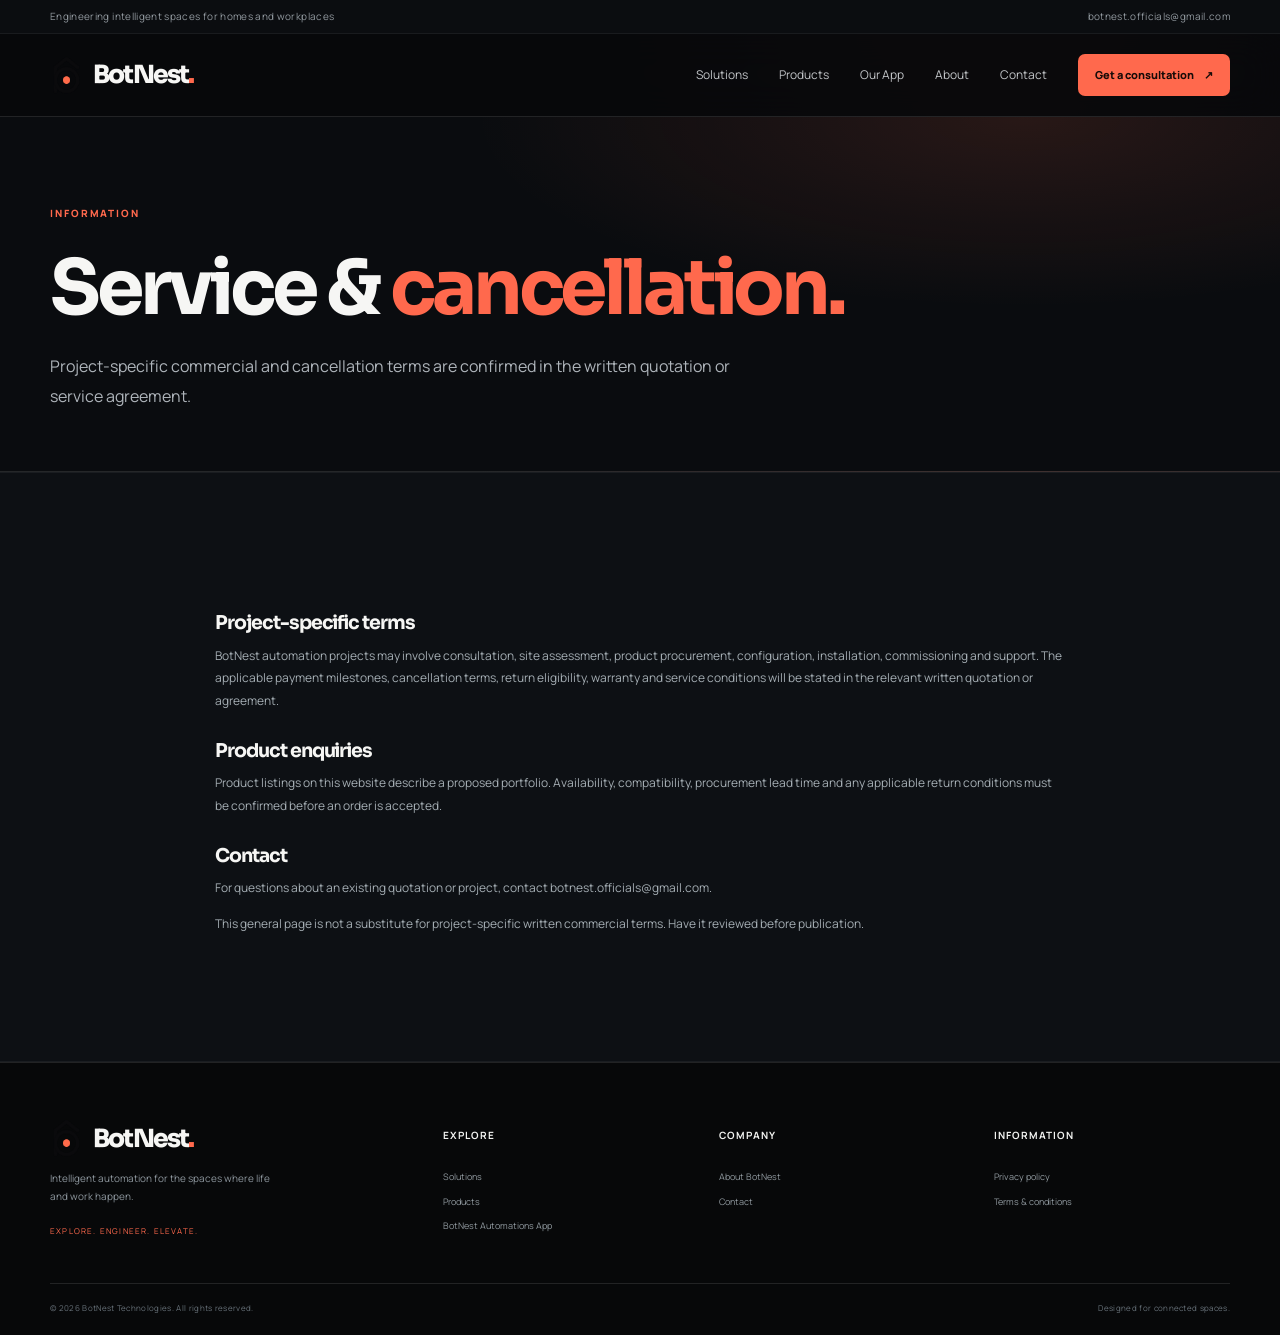
<file: refund-policy.html>
<!doctype html><html lang="en"><head><meta charset="utf-8"><meta name="viewport" content="width=device-width,initial-scale=1">
<title>Service & Cancellation Information | BotNest</title><meta name="description" content="BotNest service and cancellation information."><meta name="theme-color" content="#08090b">
<link rel="preconnect" href="https://fonts.googleapis.com"><link rel="preconnect" href="https://fonts.gstatic.com" crossorigin>
<link href="https://fonts.googleapis.com/css2?family=Manrope:wght@400;500;600;700;800&family=Sora:wght@400;500;600;700;800&display=swap" rel="stylesheet">
<link rel="stylesheet" href="styles.css?v=20261122-fix2"><link rel="icon" href="favicon.svg" type="image/svg+xml"></head><body>
<div class="topline"><div class="wrap topline-inner"><span>Engineering intelligent spaces for homes and workplaces</span><a href="mailto:botnest.officials@gmail.com">botnest.officials@gmail.com</a></div></div>
<header class="header"><div class="wrap nav-wrap">
<a class="brand" href="index.html" aria-label="BotNest home"><img src="assets/botnest-symbol.png" alt="" class="brand-symbol"><span>BotNest<span class="brand-period">.</span></span></a>
<button class="menu-toggle" id="menuToggle" aria-label="Toggle navigation" aria-expanded="false"><i></i><i></i></button>
<nav class="nav" id="mainNav"><a href="solutions.html">Solutions</a><a href="products.html">Products</a><a href="app.html">Our App</a><a href="about.html">About</a><a href="contact.html">Contact</a><a class="nav-cta" href="contact.html">Get a consultation <b>↗</b></a></nav>
</div></header>
<main><section class="page-hero compact"><div class="wrap"><div class="section-kicker">INFORMATION</div><h1>Service &amp; <em>cancellation.</em></h1><p class="page-lead">Project-specific commercial and cancellation terms are confirmed in the written quotation or service agreement.</p></div></section><section class="section dark-section"><div class="wrap legal-copy"><h2>Project-specific terms</h2><p>BotNest automation projects may involve consultation, site assessment, product procurement, configuration, installation, commissioning and support. The applicable payment milestones, cancellation terms, return eligibility, warranty and service conditions will be stated in the relevant written quotation or agreement.</p><h2>Product enquiries</h2><p>Product listings on this website describe a proposed portfolio. Availability, compatibility, procurement lead time and any applicable return conditions must be confirmed before an order is accepted.</p><h2>Contact</h2><p>For questions about an existing quotation or project, contact botnest.officials@gmail.com.</p><p class="micro-note">This general page is not a substitute for project-specific written commercial terms. Have it reviewed before publication.</p></div></section></main>
<footer class="footer"><div class="wrap footer-top">
<div class="footer-brand"><a class="brand" href="index.html"><img src="assets/botnest-symbol.png" class="brand-symbol" alt=""><span>BotNest<span class="brand-period">.</span></span></a><p>Intelligent automation for the spaces where life and work happen.</p><span class="tagline">Explore. Engineer. Elevate.</span></div>
<div><h4>Explore</h4><a href="solutions.html">Solutions</a><a href="products.html">Products</a><a href="app.html">BotNest Automations App</a></div>
<div><h4>Company</h4><a href="about.html">About BotNest</a><a href="contact.html">Contact</a></div>
<div><h4>Information</h4><a href="privacy-policy.html">Privacy policy</a><a href="terms-and-conditions.html">Terms &amp; conditions</a></div>
</div><div class="wrap footer-bottom"><span>© <span id="year"></span> BotNest Technologies. All rights reserved.</span><span>Designed for connected spaces.</span></div></footer>
<script src="corporate.js?v=20261122-fix2"></script>
</body></html>
</file>
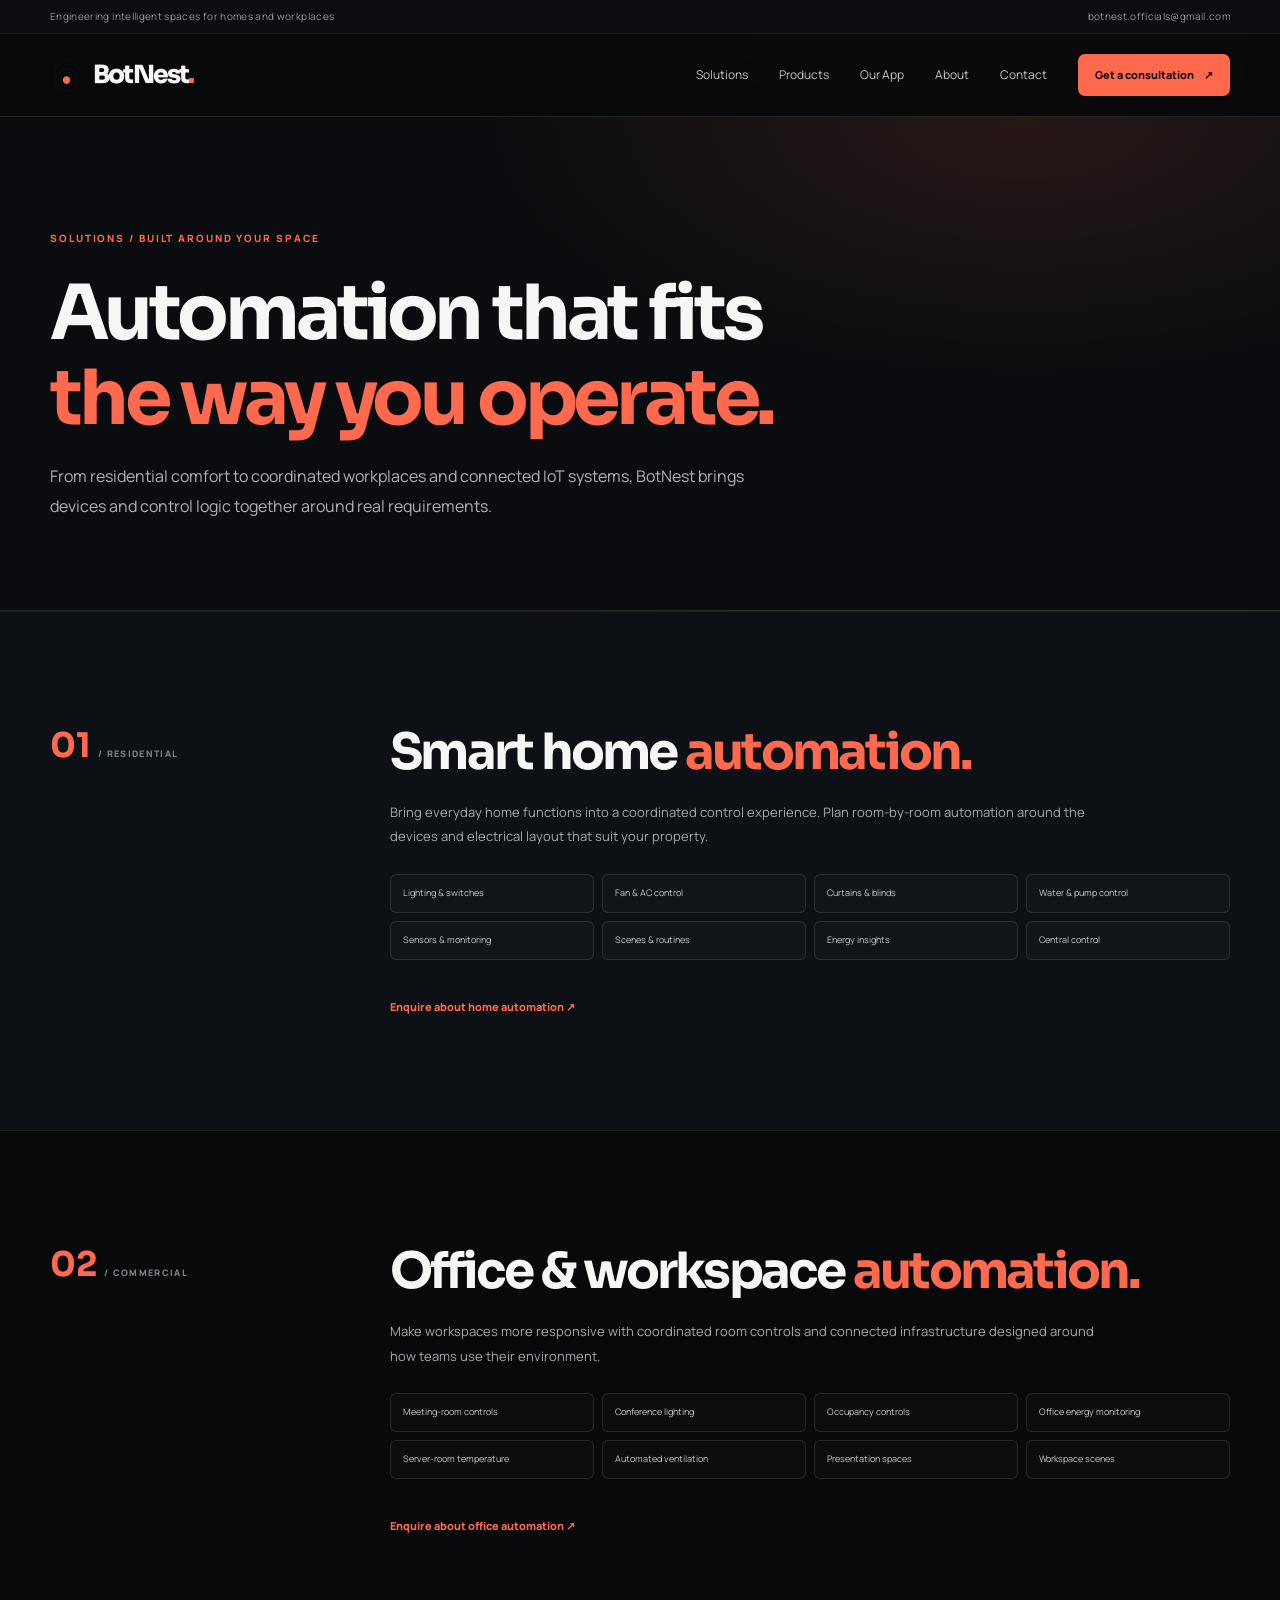
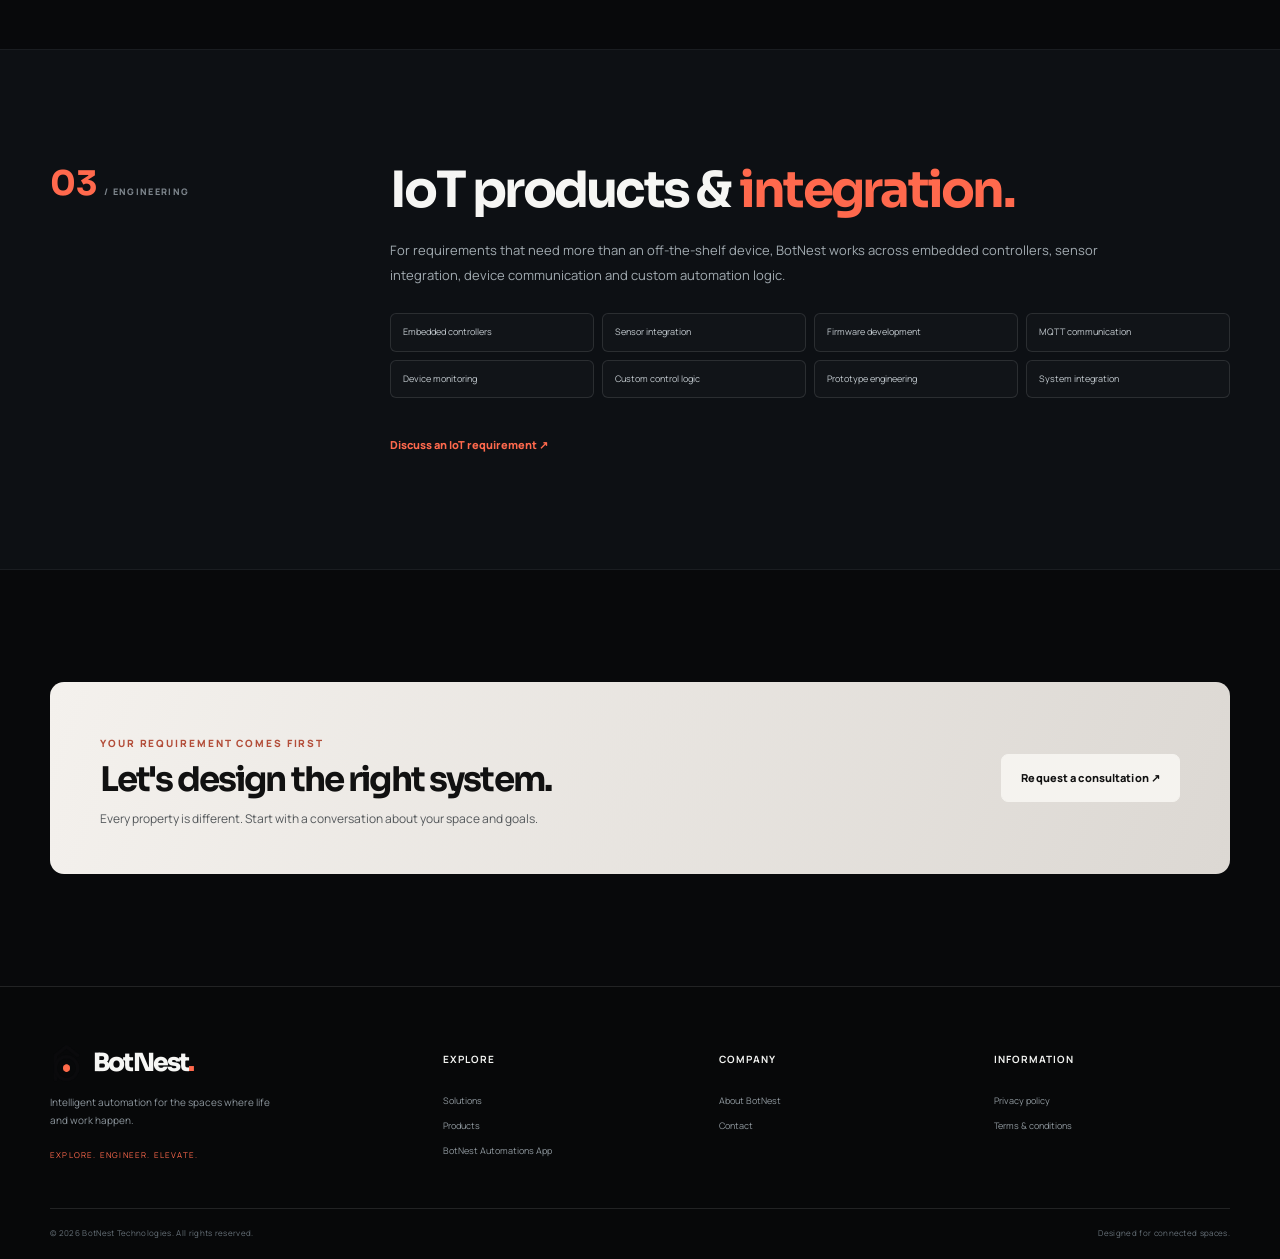
<file: solutions.html>
<!doctype html><html lang="en"><head><meta charset="utf-8"><meta name="viewport" content="width=device-width,initial-scale=1">
<title>Home, Office & IoT Automation Solutions | BotNest</title><meta name="description" content="Explore BotNest residential automation, office automation and IoT product integration services."><meta name="theme-color" content="#08090b">
<link rel="preconnect" href="https://fonts.googleapis.com"><link rel="preconnect" href="https://fonts.gstatic.com" crossorigin>
<link href="https://fonts.googleapis.com/css2?family=Manrope:wght@400;500;600;700;800&family=Sora:wght@400;500;600;700;800&display=swap" rel="stylesheet">
<link rel="stylesheet" href="styles.css?v=20261122-fix2"><link rel="icon" href="favicon.svg" type="image/svg+xml"></head><body>
<div class="topline"><div class="wrap topline-inner"><span>Engineering intelligent spaces for homes and workplaces</span><a href="mailto:botnest.officials@gmail.com">botnest.officials@gmail.com</a></div></div>
<header class="header"><div class="wrap nav-wrap">
<a class="brand" href="index.html" aria-label="BotNest home"><img src="assets/botnest-symbol.png" alt="" class="brand-symbol"><span>BotNest<span class="brand-period">.</span></span></a>
<button class="menu-toggle" id="menuToggle" aria-label="Toggle navigation" aria-expanded="false"><i></i><i></i></button>
<nav class="nav" id="mainNav"><a href="solutions.html">Solutions</a><a href="products.html">Products</a><a href="app.html">Our App</a><a href="about.html">About</a><a href="contact.html">Contact</a><a class="nav-cta" href="contact.html">Get a consultation <b>↗</b></a></nav>
</div></header>
<main>
<section class="page-hero"><div class="wrap"><div class="section-kicker reveal">SOLUTIONS / BUILT AROUND YOUR SPACE</div><h1 class="reveal">Automation that fits<br><em>the way you operate.</em></h1><p class="page-lead reveal">From residential comfort to coordinated workplaces and connected IoT systems, BotNest brings devices and control logic together around real requirements.</p></div></section>
<section class="section dark-section" id="home"><div class="wrap solution-detail"><div class="detail-number reveal">01 <span>/ RESIDENTIAL</span></div><div class="detail-content reveal"><h2>Smart home <em>automation.</em></h2><p>Bring everyday home functions into a coordinated control experience. Plan room-by-room automation around the devices and electrical layout that suit your property.</p><div class="capability-grid"><span>Lighting &amp; switches</span><span>Fan &amp; AC control</span><span>Curtains &amp; blinds</span><span>Water &amp; pump control</span><span>Sensors &amp; monitoring</span><span>Scenes &amp; routines</span><span>Energy insights</span><span>Central control</span></div><a class="text-link" href="contact.html?interest=Home%20automation">Enquire about home automation ↗</a></div></div></section>
<section class="section" id="office"><div class="wrap solution-detail"><div class="detail-number reveal">02 <span>/ COMMERCIAL</span></div><div class="detail-content reveal"><h2>Office &amp; workspace <em>automation.</em></h2><p>Make workspaces more responsive with coordinated room controls and connected infrastructure designed around how teams use their environment.</p><div class="capability-grid"><span>Meeting-room controls</span><span>Conference lighting</span><span>Occupancy controls</span><span>Office energy monitoring</span><span>Server-room temperature</span><span>Automated ventilation</span><span>Presentation spaces</span><span>Workspace scenes</span></div><a class="text-link" href="contact.html?interest=Office%20automation">Enquire about office automation ↗</a></div></div></section>
<section class="section dark-section" id="iot"><div class="wrap solution-detail"><div class="detail-number reveal">03 <span>/ ENGINEERING</span></div><div class="detail-content reveal"><h2>IoT products &amp; <em>integration.</em></h2><p>For requirements that need more than an off-the-shelf device, BotNest works across embedded controllers, sensor integration, device communication and custom automation logic.</p><div class="capability-grid"><span>Embedded controllers</span><span>Sensor integration</span><span>Firmware development</span><span>MQTT communication</span><span>Device monitoring</span><span>Custom control logic</span><span>Prototype engineering</span><span>System integration</span></div><a class="text-link" href="contact.html?interest=IoT%20product%20development">Discuss an IoT requirement ↗</a></div></div></section>
<section class="section"><div class="wrap cta-band reveal"><div><div class="section-kicker">YOUR REQUIREMENT COMES FIRST</div><h2>Let's design the right system.</h2><p>Every property is different. Start with a conversation about your space and goals.</p></div><a class="button button-light" href="contact.html">Request a consultation ↗</a></div></section>
</main>
<footer class="footer"><div class="wrap footer-top">
<div class="footer-brand"><a class="brand" href="index.html"><img src="assets/botnest-symbol.png" class="brand-symbol" alt=""><span>BotNest<span class="brand-period">.</span></span></a><p>Intelligent automation for the spaces where life and work happen.</p><span class="tagline">Explore. Engineer. Elevate.</span></div>
<div><h4>Explore</h4><a href="solutions.html">Solutions</a><a href="products.html">Products</a><a href="app.html">BotNest Automations App</a></div>
<div><h4>Company</h4><a href="about.html">About BotNest</a><a href="contact.html">Contact</a></div>
<div><h4>Information</h4><a href="privacy-policy.html">Privacy policy</a><a href="terms-and-conditions.html">Terms &amp; conditions</a></div>
</div><div class="wrap footer-bottom"><span>© <span id="year"></span> BotNest Technologies. All rights reserved.</span><span>Designed for connected spaces.</span></div></footer>
<script src="corporate.js?v=20261122-fix2"></script>
</body></html>
</file>
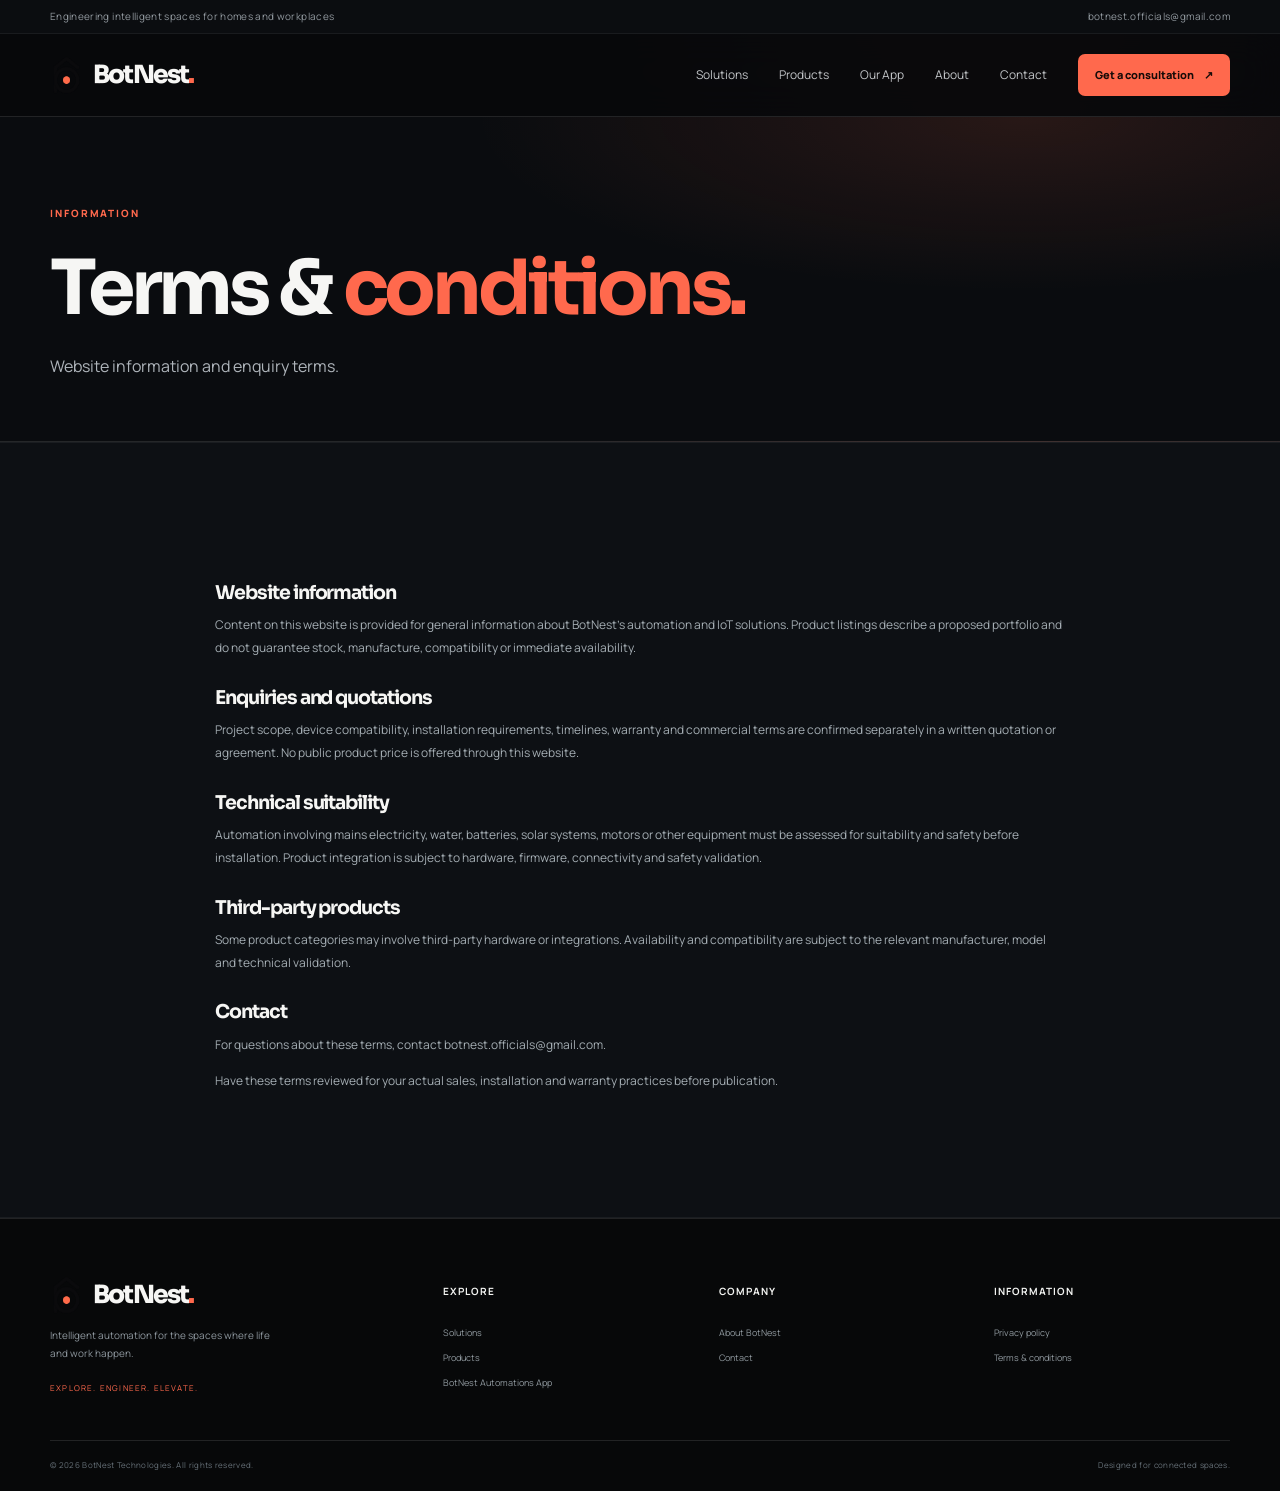
<file: terms-and-conditions.html>
<!doctype html><html lang="en"><head><meta charset="utf-8"><meta name="viewport" content="width=device-width,initial-scale=1">
<title>Terms & Conditions | BotNest</title><meta name="description" content="BotNest website terms and conditions."><meta name="theme-color" content="#08090b">
<link rel="preconnect" href="https://fonts.googleapis.com"><link rel="preconnect" href="https://fonts.gstatic.com" crossorigin>
<link href="https://fonts.googleapis.com/css2?family=Manrope:wght@400;500;600;700;800&family=Sora:wght@400;500;600;700;800&display=swap" rel="stylesheet">
<link rel="stylesheet" href="styles.css?v=20261122-fix2"><link rel="icon" href="favicon.svg" type="image/svg+xml"></head><body>
<div class="topline"><div class="wrap topline-inner"><span>Engineering intelligent spaces for homes and workplaces</span><a href="mailto:botnest.officials@gmail.com">botnest.officials@gmail.com</a></div></div>
<header class="header"><div class="wrap nav-wrap">
<a class="brand" href="index.html" aria-label="BotNest home"><img src="assets/botnest-symbol.png" alt="" class="brand-symbol"><span>BotNest<span class="brand-period">.</span></span></a>
<button class="menu-toggle" id="menuToggle" aria-label="Toggle navigation" aria-expanded="false"><i></i><i></i></button>
<nav class="nav" id="mainNav"><a href="solutions.html">Solutions</a><a href="products.html">Products</a><a href="app.html">Our App</a><a href="about.html">About</a><a href="contact.html">Contact</a><a class="nav-cta" href="contact.html">Get a consultation <b>↗</b></a></nav>
</div></header>
<main><section class="page-hero compact"><div class="wrap"><div class="section-kicker">INFORMATION</div><h1>Terms &amp; <em>conditions.</em></h1><p class="page-lead">Website information and enquiry terms.</p></div></section><section class="section dark-section"><div class="wrap legal-copy"><h2>Website information</h2><p>Content on this website is provided for general information about BotNest's automation and IoT solutions. Product listings describe a proposed portfolio and do not guarantee stock, manufacture, compatibility or immediate availability.</p><h2>Enquiries and quotations</h2><p>Project scope, device compatibility, installation requirements, timelines, warranty and commercial terms are confirmed separately in a written quotation or agreement. No public product price is offered through this website.</p><h2>Technical suitability</h2><p>Automation involving mains electricity, water, batteries, solar systems, motors or other equipment must be assessed for suitability and safety before installation. Product integration is subject to hardware, firmware, connectivity and safety validation.</p><h2>Third-party products</h2><p>Some product categories may involve third-party hardware or integrations. Availability and compatibility are subject to the relevant manufacturer, model and technical validation.</p><h2>Contact</h2><p>For questions about these terms, contact botnest.officials@gmail.com.</p><p class="micro-note">Have these terms reviewed for your actual sales, installation and warranty practices before publication.</p></div></section></main>
<footer class="footer"><div class="wrap footer-top">
<div class="footer-brand"><a class="brand" href="index.html"><img src="assets/botnest-symbol.png" class="brand-symbol" alt=""><span>BotNest<span class="brand-period">.</span></span></a><p>Intelligent automation for the spaces where life and work happen.</p><span class="tagline">Explore. Engineer. Elevate.</span></div>
<div><h4>Explore</h4><a href="solutions.html">Solutions</a><a href="products.html">Products</a><a href="app.html">BotNest Automations App</a></div>
<div><h4>Company</h4><a href="about.html">About BotNest</a><a href="contact.html">Contact</a></div>
<div><h4>Information</h4><a href="privacy-policy.html">Privacy policy</a><a href="terms-and-conditions.html">Terms &amp; conditions</a></div>
</div><div class="wrap footer-bottom"><span>© <span id="year"></span> BotNest Technologies. All rights reserved.</span><span>Designed for connected spaces.</span></div></footer>
<script src="corporate.js?v=20261122-fix2"></script>
</body></html>
</file>
<file: styles.css>
:root{--bg:#08090b;--bg2:#0d1014;--panel:#11161c;--panel2:#151c23;--line:rgba(255,255,255,.11);--text:#f6f6f4;--muted:#a3a8ad;--soft:#747d85;--accent:#ff694d;--accent2:#ff8a70;--max:1180px;--radius:22px}
*{box-sizing:border-box}html{scroll-behavior:smooth;scroll-padding-top:100px}body{margin:0;background:var(--bg);color:var(--text);font-family:Manrope,Arial,sans-serif;line-height:1.65;overflow-x:hidden}body:before{content:"";position:fixed;inset:0;pointer-events:none;z-index:-1;background:radial-gradient(ellipse at 78% 0%,rgba(255,105,77,.10),transparent 33%),radial-gradient(ellipse at 8% 45%,rgba(255,255,255,.035),transparent 34%)}a{color:inherit;text-decoration:none}button,input,select,textarea{font:inherit}.wrap{width:min(var(--max),calc(100% - 48px));margin:auto}.topline{height:34px;background:#0b0d10;border-bottom:1px solid rgba(255,255,255,.06);color:#92999f;font-size:10px;letter-spacing:.035em}.topline-inner{height:100%;display:flex;align-items:center;justify-content:space-between}.topline a:hover{color:var(--accent)}
.header{position:sticky;top:0;z-index:100;background:rgba(8,9,11,.84);backdrop-filter:blur(18px);border-bottom:1px solid var(--line)}.nav-wrap{height:82px;display:flex;align-items:center;justify-content:space-between;gap:28px}.brand{display:flex;align-items:center;gap:10px;font-family:Sora,sans-serif;font-size:25px;font-weight:800;letter-spacing:-1.8px}.brand-symbol{width:33px;height:38px;object-fit:contain}.brand-period{color:var(--accent)}.nav{display:flex;align-items:center;gap:31px}.nav>a:not(.nav-cta){font-size:12px;color:#c2c5c8;transition:color .2s}.nav>a:hover{color:#fff}.nav-cta{background:var(--accent);color:#170b08;padding:12px 17px;border-radius:7px;font-size:11px;font-weight:800;transition:transform .25s,background .25s}.nav-cta:hover{transform:translateY(-2px);background:#ff8068}.nav-cta b{margin-left:8px}.menu-toggle{display:none;background:none;border:0;padding:8px}.menu-toggle i{display:block;width:24px;height:2px;background:#fff;margin:5px}
.hero{position:relative;min-height:690px;padding:105px 0 34px;overflow:hidden;background:linear-gradient(115deg,#090b0e 0%,#0b0e12 55%,#101216 100%);border-bottom:1px solid var(--line)}.hero:after{content:"";position:absolute;right:-8%;top:-40%;width:70vw;height:90vh;border-radius:50%;border:1px solid rgba(255,105,77,.13);box-shadow:0 0 0 70px rgba(255,255,255,.012),0 0 0 140px rgba(255,255,255,.009);pointer-events:none}.hero-glow{position:absolute;right:8%;top:12%;width:440px;height:440px;border-radius:50%;background:rgba(255,105,77,.09);filter:blur(90px)}.hero-layout{position:relative;z-index:1;display:grid;grid-template-columns:1fr 1fr;gap:50px;align-items:center;min-height:510px}.eyebrow,.section-kicker{font-size:10px;font-weight:800;letter-spacing:.19em;color:var(--accent);text-transform:uppercase}.eyebrow{display:flex;align-items:center;gap:11px}.eyebrow-line{width:27px;height:1px;background:var(--accent)}h1,h2,h3,h4{font-family:Sora,Manrope,sans-serif;line-height:1.12;letter-spacing:-.055em;margin:0}h1{font-size:clamp(52px,6.3vw,84px);font-weight:700;margin:24px 0 22px}h1 em,h2 em{font-style:normal;color:var(--accent)}.hero-text,.page-lead{max-width:550px;color:#aeb4ba;font-size:16px;line-height:1.9}.actions{display:flex;gap:12px;flex-wrap:wrap;margin-top:31px}.button{min-height:48px;padding:0 19px;display:inline-flex;align-items:center;justify-content:center;gap:12px;border-radius:7px;font-size:11px;font-weight:800;letter-spacing:.01em;transition:transform .25s,background .25s,border-color .25s}.button:hover{transform:translateY(-3px)}.button-primary{background:var(--accent);color:#170b08;border:1px solid var(--accent)}.button-primary:hover{background:#ff8068}.button-outline{border:1px solid rgba(255,255,255,.2);color:#f2f2ef}.button-outline:hover{border-color:var(--accent)}.button-light{background:#f5f3ef;color:#111;border:1px solid #f5f3ef}.hero-proof{display:flex;gap:25px;margin-top:44px;color:#838b91;font-size:10px;letter-spacing:.07em;text-transform:uppercase}.hero-proof span{display:flex;align-items:center;gap:8px}.pulse,.live-dot{width:7px;height:7px;border-radius:50%;background:#85d9a6;box-shadow:0 0 12px #85d9a6}
.hero-art{height:500px;position:relative;display:grid;place-items:center}.orbit{position:absolute;border:1px solid rgba(255,105,77,.18);border-radius:50%;animation:orbit 28s linear infinite}.orbit-one{width:430px;height:430px}.orbit-two{width:350px;height:350px;border-style:dashed;animation-duration:38s}.orbit-three{width:490px;height:270px;transform:rotate(-32deg);border-color:rgba(255,255,255,.10);animation-duration:45s}.control-glass{position:relative;z-index:2;width:min(370px,90%);padding:22px;border:1px solid rgba(255,255,255,.19);border-radius:17px;background:linear-gradient(145deg,rgba(28,34,40,.94),rgba(12,15,19,.96));box-shadow:0 35px 100px rgba(0,0,0,.6),inset 0 1px rgba(255,255,255,.08);transform:rotate(-3deg)}.glass-top{font-size:8px;color:#a3abb1;letter-spacing:.12em;display:flex;align-items:center;gap:8px}.glass-menu{margin-left:auto}.glass-title{font-family:Sora;font-size:24px;letter-spacing:-1px;margin:24px 0}.glass-title strong{color:var(--accent)}.room-row{display:flex;align-items:center;gap:12px;padding:13px;background:#1a2026;border:1px solid rgba(255,255,255,.06);border-radius:10px}.room-icon{width:33px;height:33px;display:grid;place-items:center;background:rgba(255,105,77,.14);color:var(--accent);border-radius:8px;font-size:20px}.room-row div{display:grid}.room-row b,.device b{font-size:10px}.room-row small,.device small{font-size:8px;color:#879098}.state{margin-left:auto;font-size:7px;letter-spacing:.1em;color:#8cd6a8}.device-grid{display:grid;grid-template-columns:1fr 1fr;gap:9px;margin-top:10px}.device{position:relative;min-height:91px;padding:12px;background:#171d23;border:1px solid rgba(255,255,255,.06);border-radius:9px;display:grid;gap:2px}.device>span{font-size:17px;color:var(--accent);margin-bottom:3px}.toggle{position:absolute;right:10px;top:12px;width:24px;height:13px;border-radius:20px;background:#343c44}.toggle:after{content:"";display:block;width:9px;height:9px;border-radius:50%;background:#aeb5bb;margin:2px}.toggle.on{background:rgba(255,105,77,.65)}.toggle.on:after{background:#fff;transform:translateX(11px)}.glass-foot{display:flex;justify-content:space-between;color:#69727a;font-size:6px;letter-spacing:.12em;margin-top:18px}.floating-note{position:absolute;z-index:3;display:flex;align-items:center;gap:10px;padding:12px 15px;background:rgba(22,27,32,.93);border:1px solid rgba(255,255,255,.13);border-radius:9px;box-shadow:0 18px 50px rgba(0,0,0,.4);animation:float 6s ease-in-out infinite}.floating-note b,.floating-note small{display:block}.floating-note b{font-size:9px}.floating-note small{font-size:7px;color:#899199}.note-icon{font-size:19px;color:var(--accent)}.note-a{top:14%;right:-1%}.note-b{bottom:12%;left:-2%;animation-delay:-3s}.hero-bottom{position:relative;z-index:1;display:flex;align-items:center;gap:18px;color:#737c83;font-size:8px;letter-spacing:.16em}.hero-bottom-line{height:1px;background:var(--line);flex:1}
.section{padding:112px 0}.dark-section{background:#0d1014;border-top:1px solid rgba(255,255,255,.055);border-bottom:1px solid rgba(255,255,255,.055)}.intro-grid{display:grid;grid-template-columns:.55fr 1.45fr;gap:40px}.section-kicker{padding-top:8px}.intro-copy{max-width:780px}.intro-copy h2,.section-head h2,.feature-copy h2,.app-promo h2,.contact-copy h2,.two-col h2{font-size:clamp(35px,4vw,54px);font-weight:600}.intro-copy p,.feature-copy p,.app-promo p,.contact-copy p,.body-copy{color:#a7afb5;font-size:14px;line-height:1.95;max-width:690px;margin:22px 0}.text-link{display:inline-flex;gap:12px;align-items:center;color:var(--accent);font-size:11px;font-weight:800;margin-top:13px}.section-head{display:flex;justify-content:space-between;align-items:end;gap:40px;margin-bottom:42px}.section-head h2{margin-top:16px}.section-head>p{max-width:390px;color:#9099a0;font-size:12px;line-height:1.9;margin:0 0 4px}.solution-cards{display:grid;grid-template-columns:repeat(3,1fr);gap:17px}.solution-card{display:block;padding:19px;border:1px solid rgba(255,255,255,.11);border-radius:13px;background:linear-gradient(150deg,#141a20,#0f1318);transition:transform .3s,border-color .3s,background .3s;overflow:hidden}.solution-card:hover{transform:translateY(-7px);border-color:rgba(255,105,77,.55);background:#171d23}.card-index{font-size:8px;letter-spacing:.16em;color:var(--accent);font-weight:800}.solution-visual{height:190px;margin:17px 0 21px;position:relative;overflow:hidden;border-radius:8px;background:radial-gradient(circle at 75% 20%,rgba(255,105,77,.25),transparent 28%),linear-gradient(140deg,#252e36,#11171d)}.home-visual:before{content:"";position:absolute;left:14%;right:14%;bottom:20px;height:100px;background:linear-gradient(150deg,#58636b,#20282f);clip-path:polygon(50% 0,100% 36%,100% 100%,0 100%,0 36%)}.visual-window{position:absolute;z-index:1;left:42%;top:70px;width:45px;height:50px;border:2px solid #f2a38e;background:rgba(255,105,77,.15);box-shadow:0 0 35px rgba(255,105,77,.4)}.visual-lamp{position:absolute;z-index:2;left:26%;bottom:48px;width:5px;height:50px;background:#a8afb2}.visual-lamp:before{content:"";position:absolute;top:-10px;left:-12px;width:30px;height:15px;background:#ffb09a;border-radius:50%;box-shadow:0 0 32px rgba(255,105,77,.75)}.visual-floor{position:absolute;bottom:20px;left:0;right:0;height:2px;background:#879097}.office-visual{background:linear-gradient(140deg,#1c2930,#10151b)}.office-screen{position:absolute;top:28px;left:26%;width:48%;height:85px;border:5px solid #303b42;background:linear-gradient(135deg,#344b54,#121a20);box-shadow:0 0 45px rgba(255,105,77,.12)}.office-desk{position:absolute;bottom:48px;left:15%;width:70%;height:8px;background:#6b7479;box-shadow:0 12px 0 -3px #3b444a}.office-light{position:absolute;right:16%;top:16px;width:2px;height:70px;background:#ff967e;box-shadow:0 0 20px #ff694d}.iot-visual{display:grid;place-items:center;background:radial-gradient(circle,#27343a,#11171d 68%)}.chip-board{width:100px;height:100px;border:1px solid rgba(255,105,77,.6);background:linear-gradient(145deg,#26343a,#0c1116);box-shadow:0 0 50px rgba(255,105,77,.15);display:grid;place-items:center;position:relative}.chip-board:before,.chip-board:after{content:"";position:absolute;inset:-15px;border:1px dashed rgba(255,105,77,.3)}.chip-board span{font:700 30px Sora;color:var(--accent)}.solution-card h3{font-size:20px;letter-spacing:-.8px}.solution-card p{font-size:11px;line-height:1.9;color:#929ba2;min-height:62px}.card-link{font-size:9px;color:var(--accent);font-weight:800}
.split-feature{display:grid;grid-template-columns:1fr 1fr;gap:90px;align-items:center}.feature-visual{height:440px;position:relative;display:grid;place-items:center;background:radial-gradient(circle,rgba(255,105,77,.08),transparent 58%)}.feature-ring{position:absolute;width:330px;height:330px;border:1px solid rgba(255,105,77,.25);border-radius:50%;box-shadow:0 0 0 35px rgba(255,255,255,.015),0 0 0 70px rgba(255,255,255,.01)}.feature-core{width:170px;height:170px;border-radius:50%;display:grid;place-content:center;text-align:center;border:1px solid rgba(255,105,77,.45);background:radial-gradient(circle,#25201f,#101316 70%);box-shadow:0 0 70px rgba(255,105,77,.13)}.feature-core span{font:800 46px Sora;color:#fff}.feature-core small{font-size:7px;letter-spacing:.15em;color:var(--accent)}.feature-chip{position:absolute;padding:8px 12px;border:1px solid var(--line);background:#151a20;border-radius:5px;font-size:8px;letter-spacing:.12em;color:#cbd0d2}.chip-top{top:12%;left:18%}.chip-right{right:6%;top:48%}.chip-bottom{bottom:10%;left:28%}.feature-copy .section-kicker{margin-bottom:20px}.check-list{padding:0;list-style:none;margin:26px 0 30px}.check-list li{padding:10px 0;border-bottom:1px solid var(--line);font-size:11px;color:#c2c8cc}.check-list li:before{content:"↗";color:var(--accent);margin-right:12px}
.app-promo{display:grid;grid-template-columns:1fr 1fr;gap:70px;align-items:center}.app-promo-copy .section-kicker{margin-bottom:20px}.phone-stage{height:480px;position:relative;display:grid;place-items:center}.phone{width:240px;height:450px;border:7px solid #343b40;border-radius:34px;background:#090b0e;padding:7px;box-shadow:0 35px 80px rgba(0,0,0,.6);position:relative;z-index:2;transform:rotate(4deg)}.phone-notch{position:absolute;top:8px;left:50%;transform:translateX(-50%);width:75px;height:15px;background:#343b40;border-radius:0 0 12px 12px;z-index:3}.phone-screen{height:100%;background:#11161b;border-radius:24px;padding:28px 12px 12px;position:relative;overflow:hidden}.phone-head small,.phone-summary small{display:block;color:#879198;font-size:7px;letter-spacing:.12em}.phone-head b{display:block;font:600 17px Sora;margin-top:4px}.phone-head b span{color:var(--accent)}.phone-summary{margin-top:18px;padding:14px;border-radius:12px;background:linear-gradient(135deg,#35231f,#19191a);border:1px solid rgba(255,105,77,.25)}.phone-summary strong{display:block;font:600 15px Sora;margin-top:7px}.summary-pills{display:flex;gap:6px;margin-top:12px}.summary-pills span{font-size:7px;color:#f1b2a3;border:1px solid rgba(255,105,77,.3);padding:4px 7px;border-radius:20px}.phone-room{margin-top:10px;padding:12px 10px;background:#1b2228;border-radius:9px;display:flex;align-items:center;justify-content:space-between}.phone-room b,.phone-room small{display:block}.phone-room b{font-size:9px}.phone-room small{font-size:7px;color:#89939a}.mini-switch{width:27px;height:14px;border-radius:15px;background:#3b444a}.mini-switch:after{content:"";display:block;width:10px;height:10px;margin:2px;border-radius:50%;background:#bbc1c5}.mini-switch.active{background:var(--accent)}.mini-switch.active:after{transform:translateX(13px);background:#fff}.phone-tabs{position:absolute;bottom:10px;left:12px;right:12px;display:flex;justify-content:space-around;padding:10px 0;border-top:1px solid #2b3339;color:var(--accent);font-size:13px}.phone-tabs small{display:block;font-size:6px;color:#aab0b5}.phone-orbit{position:absolute;width:380px;height:380px;border:1px solid rgba(255,105,77,.22);border-radius:50%;box-shadow:0 0 0 45px rgba(255,255,255,.012)}.cta-band{padding:45px 50px;border-radius:14px;background:linear-gradient(110deg,#f4f1ed,#dcd8d3);color:#111;display:flex;align-items:center;justify-content:space-between;gap:35px}.cta-band .section-kicker{color:#b34d39}.cta-band h2{font-size:34px;margin:10px 0}.cta-band p{font-size:12px;color:#54585b;margin:0}.cta-band .button{flex-shrink:0}
.page-hero{padding:105px 0 88px;background:radial-gradient(ellipse at 80% 0%,rgba(255,105,77,.12),transparent 38%),#0a0c0f;border-bottom:1px solid var(--line)}.page-hero h1{font-size:clamp(48px,6vw,76px);margin:24px 0 20px}.page-lead{max-width:720px;margin:0}.page-hero.compact{padding:80px 0 60px}.solution-detail{display:grid;grid-template-columns:.5fr 1.5fr;gap:60px}.detail-number{font:700 34px Sora;color:var(--accent)}.detail-number span{font:800 9px Manrope;letter-spacing:.15em;color:#7d858c}.detail-content h2{font-size:clamp(34px,4vw,50px)}.detail-content>p{max-width:730px;color:#a2abb1;font-size:13px;line-height:1.9;margin:20px 0 25px}.capability-grid{display:grid;grid-template-columns:repeat(4,1fr);gap:8px;margin:25px 0}.capability-grid span{padding:11px 12px;border:1px solid var(--line);border-radius:6px;color:#c4cbd0;font-size:9px;background:rgba(255,255,255,.018)}.catalogue-note{display:flex;gap:15px;padding:17px 20px;border:1px solid rgba(255,105,77,.3);background:rgba(255,105,77,.055);border-radius:9px;margin-bottom:25px}.note-mark{width:22px;height:22px;flex-shrink:0;border-radius:50%;display:grid;place-items:center;background:var(--accent);color:#160b08;font-weight:900;font-size:12px}.catalogue-note p{font-size:10px;color:#aeb5ba;margin:0;line-height:1.8}.catalogue-note strong{color:#fff;font-size:11px}.catalogue-toolbar{display:flex;align-items:center;gap:12px;flex-wrap:wrap;margin:25px 0}.search-box{display:flex;align-items:center;gap:10px;flex:1;min-width:220px;background:#171c21;border:1px solid var(--line);border-radius:7px;padding:0 13px}.search-box span{font-size:20px;color:var(--accent)}.search-box input{width:100%;height:44px;background:none;border:0;outline:0;color:#fff;font-size:11px}.catalogue-toolbar select{height:44px;padding:0 35px 0 13px;background:#171c21;border:1px solid var(--line);border-radius:7px;color:#d8dcdf;font-size:10px}.result-count{font-size:9px;color:#929ba1}.catalogue-grid{display:grid;grid-template-columns:repeat(2,1fr);gap:12px}.category-card{padding:17px 19px;background:linear-gradient(145deg,#151b20,#101419);border:1px solid var(--line);border-radius:9px}.category-head{display:flex;justify-content:space-between;gap:15px;align-items:center;margin-bottom:12px}.category-head h3{font-size:14px;letter-spacing:-.4px}.category-head span{font-size:8px;color:var(--accent);white-space:nowrap}.product-list{display:flex;flex-wrap:wrap;gap:6px}.product-chip{padding:6px 8px;border:1px solid rgba(255,255,255,.075);border-radius:4px;color:#aeb6bc;font-size:8px;background:rgba(255,255,255,.018)}.category-enquire{display:inline-block;margin-top:13px;color:var(--accent);font-size:8px;font-weight:800}.catalogue-foot{display:flex;justify-content:space-between;align-items:center;margin-top:24px;color:#7f8990;font-size:9px}.micro-note{font-size:9px;color:#7f8990;line-height:1.8;margin-top:20px}.flow-track{display:grid;grid-template-columns:1fr auto 1fr auto 1fr auto 1fr;align-items:center;gap:12px;padding:24px;border:1px solid rgba(255,105,77,.24);background:linear-gradient(120deg,#151a1f,#101419);border-radius:12px}.flow-step small,.flow-step b,.flow-step span{display:block}.flow-step small{font-size:7px;letter-spacing:.12em;color:var(--accent);font-weight:800}.flow-step b{font:600 14px Sora;margin:9px 0 4px}.flow-step span{font-size:8px;color:#8c969d}.flow-track>i{font-style:normal;color:var(--accent);font-size:18px}.app-feature-grid{display:grid;grid-template-columns:repeat(3,1fr);gap:12px}.app-feature{padding:22px;border:1px solid var(--line);background:linear-gradient(145deg,#151b20,#101419);border-radius:9px;min-height:190px}.app-feature>span{display:grid;place-items:center;width:35px;height:35px;border-radius:8px;background:rgba(255,105,77,.12);color:var(--accent);font-size:18px}.app-feature h3{font-size:16px;margin:17px 0 8px}.app-feature p,.principle p{font-size:10px;color:#9ba4aa;line-height:1.9;margin:0}.two-col{display:grid;grid-template-columns:1fr 1fr;gap:80px;align-items:start}.role-list>div{padding:16px 0;border-bottom:1px solid var(--line)}.role-list b{font:600 14px Sora;color:var(--accent)}.role-list p{font-size:11px;color:#a2abb1;margin:7px 0 0;line-height:1.8}.principle-grid{display:grid;grid-template-columns:repeat(4,1fr);gap:12px}.principle{padding:22px;border:1px solid var(--line);border-radius:9px;background:#11161b}.principle>b{font:700 20px Sora;color:var(--accent)}.principle h3{font-size:16px;margin:22px 0 10px}.contact-layout{display:grid;grid-template-columns:.85fr 1.15fr;gap:70px;align-items:start}.contact-copy h2{margin-top:20px}.contact-copy>p{max-width:430px}.contact-method{padding:17px 0;border-top:1px solid var(--line);display:grid;gap:6px}.contact-method small{font-size:8px;letter-spacing:.16em;color:var(--accent);font-weight:800}.contact-method a{font-size:13px;font-weight:700}.contact-method p{font-size:10px;margin:0}.enquiry-form{padding:28px;background:linear-gradient(145deg,#171d23,#101419);border:1px solid var(--line);border-radius:12px}.form-heading h3{font-size:18px}.form-heading p{font-size:9px;color:#929ba2;margin:6px 0 20px}.enquiry-form label{display:grid;gap:7px;margin:14px 0;color:#bbc2c7;font-size:9px;font-weight:700}.enquiry-form input,.enquiry-form select,.enquiry-form textarea{width:100%;background:#0b1015;border:1px solid #2a333b;border-radius:6px;padding:13px;color:#f1f2ef;font-size:10px;outline:none}.enquiry-form input:focus,.enquiry-form select:focus,.enquiry-form textarea:focus{border-color:var(--accent)}.enquiry-form textarea{resize:vertical}.form-disclaimer{display:block;color:#77828a;font-size:8px;line-height:1.7;margin-top:13px}.legal-copy{max-width:850px}.legal-copy h2{font-size:19px;margin:28px 0 10px}.legal-copy p{font-size:12px;color:#a4adb3;line-height:1.9;margin:0 0 13px}
.footer{padding:55px 0 20px;background:#070809;border-top:1px solid var(--line)}.footer-top{display:grid;grid-template-columns:1.5fr 1fr 1fr 1fr;gap:40px;padding-bottom:42px}.footer-brand p{font-size:10px;color:#8d969d;max-width:230px;line-height:1.8}.tagline{font-size:8px;color:var(--accent);letter-spacing:.15em;text-transform:uppercase}.footer h4{font:700 10px Manrope;color:#f2f3f1;letter-spacing:.1em;text-transform:uppercase;margin:10px 0 18px}.footer-top>div:not(:first-child){display:flex;flex-direction:column;align-items:flex-start;gap:10px}.footer-top>div>a:not(.brand){font-size:9px;color:#90999f}.footer-top>div>a:hover{color:var(--accent)}.footer-bottom{border-top:1px solid var(--line);padding-top:17px;display:flex;justify-content:space-between;color:#68727a;font-size:8px;letter-spacing:.04em}
.reveal{opacity:1;transform:none;transition:opacity .75s ease,transform .75s cubic-bezier(.2,.7,.2,1)}
.reveal{opacity:1;transform:none}.reveal.visible{opacity:1;transform:translateY(0)}.reveal-delay{transition-delay:.12s}.reveal-delay-2{transition-delay:.23s}.reveal-left,.reveal-right{transform:none}.reveal-left.visible,.reveal-right.visible{transform:translateX(0)}@keyframes orbit{to{transform:rotate(360deg)}}@keyframes float{0%,100%{transform:translateY(0)}50%{transform:translateY(-10px)}}@media(prefers-reduced-motion:reduce){*,*:before,*:after{scroll-behavior:auto!important;animation-duration:.01ms!important;transition-duration:.01ms!important}.reveal{opacity:1;transform:none}}
@media(max-width:900px){.nav{gap:17px}.hero-layout{gap:10px}.hero-art{transform:scale(.9)}.solution-cards{grid-template-columns:1fr 1fr}.solution-card:last-child{grid-column:span 2}.split-feature,.app-promo{gap:35px}.capability-grid{grid-template-columns:repeat(2,1fr)}.footer-top{gap:25px}.flow-track{grid-template-columns:1fr 1fr;gap:20px}.flow-track>i{display:none}}
@media(max-width:680px){.wrap{width:min(var(--max),calc(100% - 34px))}.topline{display:none}.nav-wrap{height:70px}.brand{font-size:23px}.brand-symbol{width:29px;height:34px}.menu-toggle{display:block}.nav{display:none;position:absolute;top:70px;left:0;right:0;padding:18px 22px 24px;background:#0c0f12;border-bottom:1px solid var(--line);flex-direction:column;align-items:stretch;gap:0}.nav.open{display:flex}.nav>a:not(.nav-cta){padding:13px 0;border-bottom:1px solid rgba(255,255,255,.06)}.nav-cta{margin-top:14px;text-align:center}.hero{padding:70px 0 25px;min-height:unset}.hero-layout{grid-template-columns:1fr;gap:0}.hero-copy{position:relative;z-index:3}.hero h1{font-size:clamp(46px,13vw,68px)}.hero-text{font-size:13px}.hero-art{height:410px;margin-top:10px;transform:scale(.86);transform-origin:top center;margin-bottom:-45px}.hero-proof{font-size:8px;gap:13px;flex-wrap:wrap}.hero-bottom{font-size:7px}.section{padding:75px 0}.intro-grid,.split-feature,.app-promo,.two-col,.contact-layout,.solution-detail{grid-template-columns:1fr;gap:25px}.intro-grid{gap:20px}.section-head{display:block}.section-head>p{margin-top:18px}.solution-cards{grid-template-columns:1fr}.solution-card:last-child{grid-column:auto}.solution-visual{height:175px}.feature-visual{height:330px;order:2}.feature-ring{width:260px;height:260px}.feature-core{width:140px;height:140px}.app-promo{gap:10px}.phone-stage{height:440px}.cta-band{padding:30px 23px;display:block}.cta-band h2{font-size:27px}.cta-band .button{margin-top:22px}.page-hero{padding:75px 0 60px}.page-hero h1{font-size:clamp(43px,12vw,64px)}.catalogue-grid{grid-template-columns:1fr}.catalogue-toolbar{align-items:stretch}.search-box{flex-basis:100%}.catalogue-toolbar select{flex:1}.catalogue-foot{align-items:flex-start;gap:12px;flex-direction:column}.app-feature-grid{grid-template-columns:1fr 1fr}.principle-grid{grid-template-columns:1fr 1fr}.flow-track{grid-template-columns:1fr 1fr;padding:17px}.detail-number{font-size:26px}.contact-layout{gap:35px}.footer-top{grid-template-columns:1fr 1fr;gap:30px}.footer-brand{grid-column:span 2}.footer-bottom{gap:10px;flex-direction:column}.capability-grid{grid-template-columns:1fr 1fr}}
@media(max-width:390px){.app-feature-grid{grid-template-columns:1fr}.hero-art{transform:scale(.75);margin-left:-25px;margin-right:-25px;margin-bottom:-90px}.hero-proof{gap:8px}.flow-track{grid-template-columns:1fr}.principle-grid{grid-template-columns:1fr}}

/* Actual BotNest Automations app visual */
.app-hero-visual{height:540px;isolation:isolate}
.app-preview-halo{position:absolute;width:410px;height:410px;border-radius:50%;background:radial-gradient(circle,rgba(255,105,77,.17),rgba(255,105,77,.035) 48%,transparent 72%);filter:blur(10px)}
.app-preview-frame{position:relative;z-index:2;width:282px;padding:10px 10px 13px;border:1px solid rgba(255,255,255,.17);border-radius:25px;background:linear-gradient(145deg,#202024,#09090b 65%);box-shadow:0 35px 100px rgba(0,0,0,.7),0 0 55px rgba(255,105,77,.10);transform:perspective(1100px) rotateY(-8deg) rotateX(2deg);overflow:hidden}
.app-preview-top{height:27px;display:flex;align-items:center;gap:7px;padding:0 5px 8px;color:#b4aaa7;font-size:7px;letter-spacing:.11em;font-weight:800}
.app-preview-dot{width:6px;height:6px;border-radius:50%;background:var(--accent);box-shadow:0 0 10px var(--accent)}
.app-preview-live{margin-left:auto;color:#ff927d;font-size:6px}
.app-preview-frame img{display:block;width:100%;height:auto;border-radius:13px;border:1px solid rgba(255,255,255,.09)}
.app-showcase-section{background:radial-gradient(ellipse at 76% 48%,rgba(255,105,77,.075),transparent 38%),#09090b}
.app-showcase-grid{display:grid;grid-template-columns:1fr 1fr;gap:70px;align-items:center}
.app-showcase-copy h2{font-size:clamp(38px,5vw,62px);margin:18px 0}
.app-showcase-copy p{color:var(--muted);max-width:500px}
.app-feature-points{list-style:none;padding:0;margin:24px 0 30px;color:#d4cfcc;font-size:13px}
.app-feature-points li{padding:9px 0 9px 24px;position:relative;border-bottom:1px solid rgba(255,255,255,.07)}
.app-feature-points li:before{content:"✓";position:absolute;left:0;color:var(--accent);font-weight:800}
.app-showcase-device{justify-self:center;max-width:350px;padding:16px;border:1px solid rgba(255,255,255,.13);border-radius:27px;background:linear-gradient(145deg,#19191d,#09090b);box-shadow:0 30px 90px rgba(0,0,0,.55),0 0 55px rgba(255,105,77,.08)}
.app-showcase-label{text-align:center;color:#ff927d;font-size:8px;letter-spacing:.16em;font-weight:800;padding:2px 0 12px}
.app-showcase-device img{display:block;width:100%;height:auto;border-radius:16px}
@media(max-width:760px){.app-hero-visual{height:450px}.app-preview-frame{width:230px}.app-showcase-grid{grid-template-columns:1fr;gap:35px}.app-showcase-device{max-width:290px}}

/* Visible-first reveal enhancement: content is never hidden while scripts load. */
@media (prefers-reduced-motion: no-preference) {
  .reveal { animation: botnest-enter .65s ease both; }
  .reveal-delay { animation-delay: .10s; }
  .reveal-delay-2 { animation-delay: .18s; }
  @keyframes botnest-enter {
    from { opacity: .72; transform: translateY(12px); }
    to { opacity: 1; transform: translateY(0); }
  }
}
</file>
